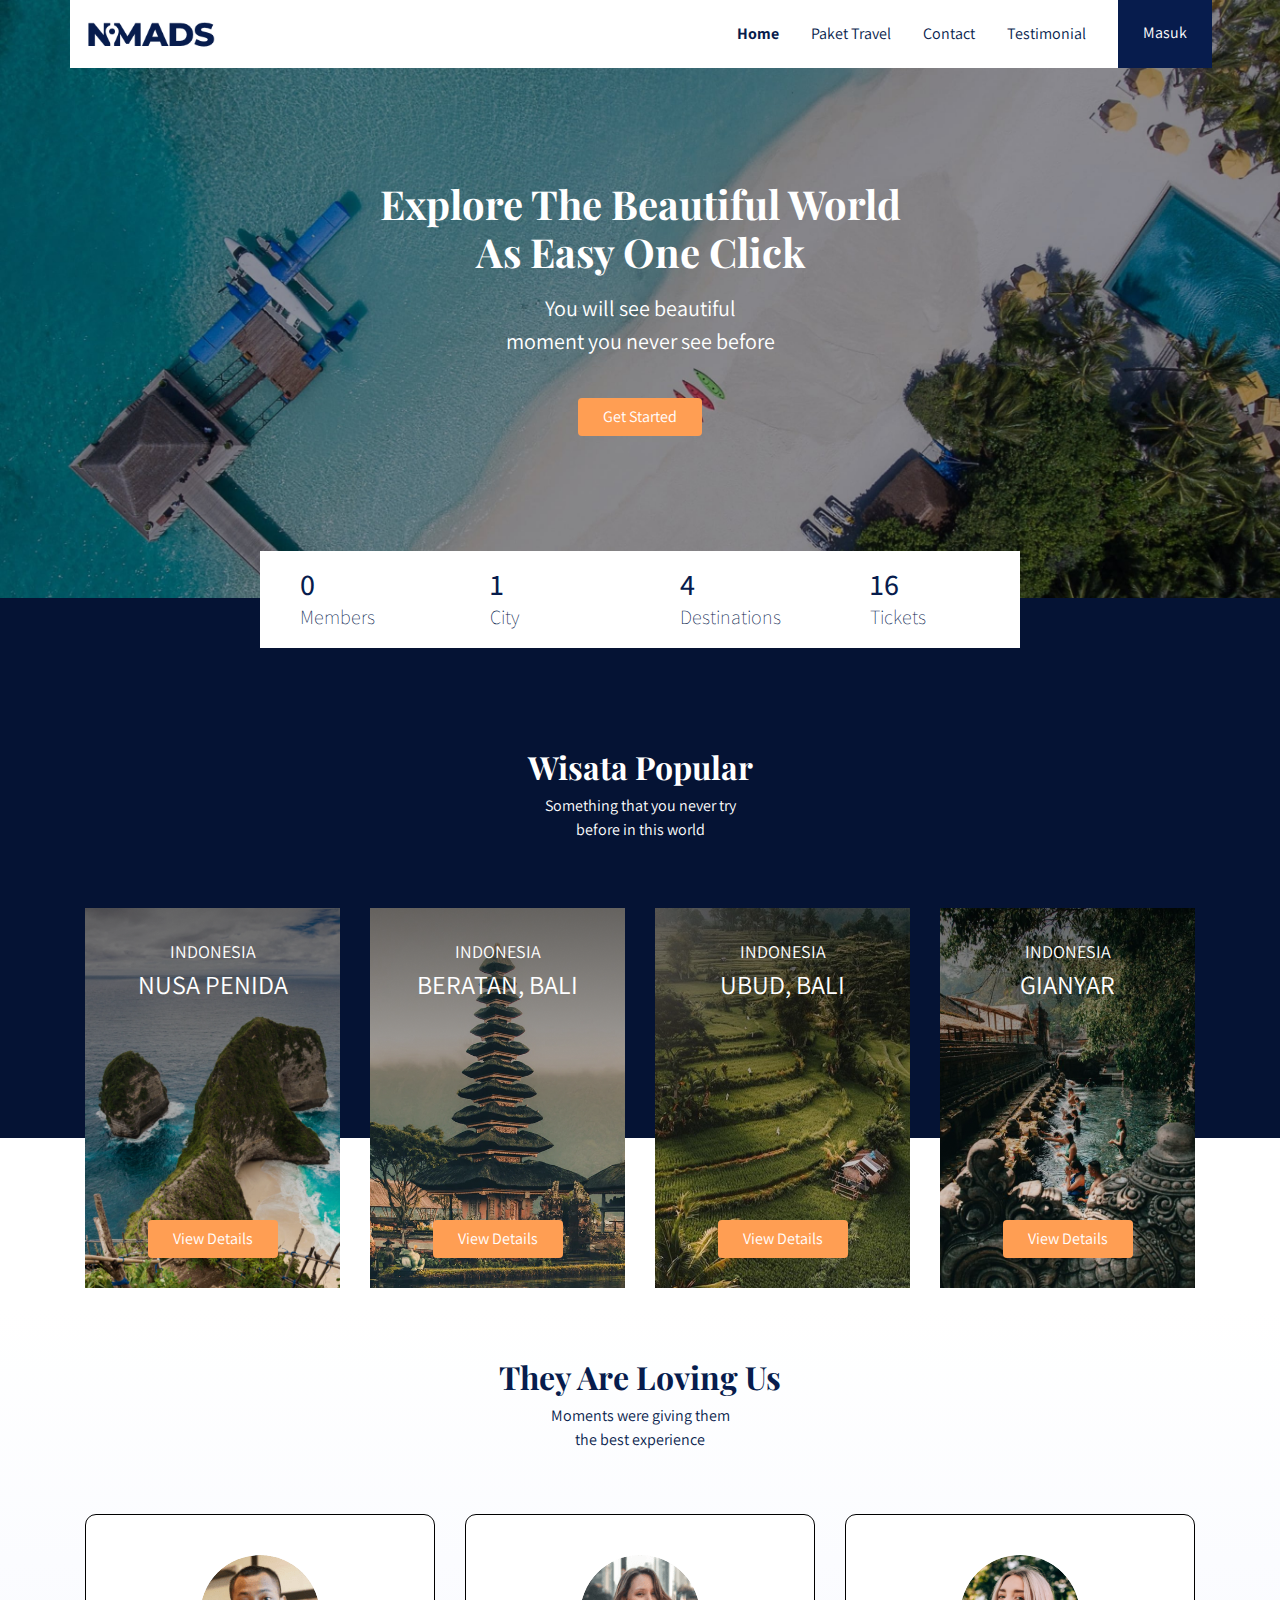
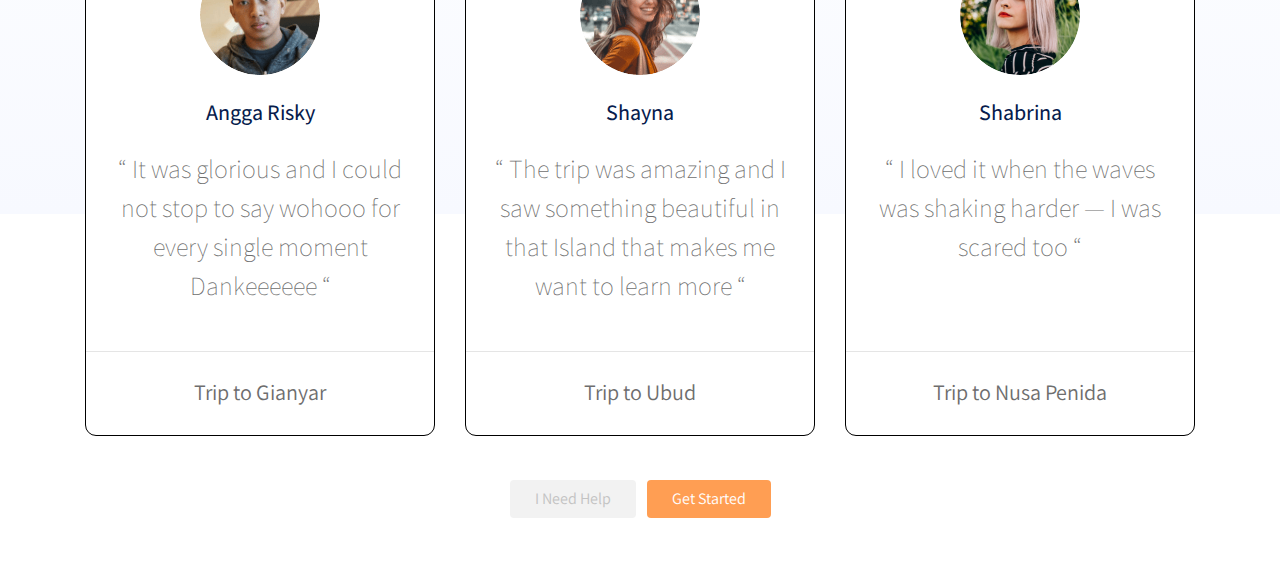
<file: public/index.html>
<!DOCTYPE html>
<html lang="en">
  <head>
    <meta charset="UTF-8" />
    <meta name="viewport" content="width=device-width, initial-scale=1.0" />
    <meta http-equiv="X-UA-Compatible" content="ie=edge" />
    <title>Document</title>
    <link
      rel="stylesheet"
      href="frontend/libraries/bootstrap/css/bootstrap.css"
    />
    <link rel="stylesheet" href="frontend/styles/main.css" />
    <link
      href="https://fonts.googleapis.com/css?family=Assistant:200,400,700&&display=swap"
      rel="stylesheet"
    />
    <link
      href="https://fonts.googleapis.com/css?family=Playfair+Display:400,700&display=swap"
      rel="stylesheet"
    />
  </head>
  <body>
    <!-- Semantic elements -->
    <!-- https://www.w3schools.com/html/html5_semantic_elements.asp -->

    <!-- Bootstrap navbar example -->
    <!-- https://www.w3schools.com/bootstrap4/bootstrap_navbar.asp -->
    <div class="container">
      <nav class="row navbar navbar-expand-lg navbar-light bg-white">
        <a class="navbar-brand" href="#">
          <img src="frontend/images/logo.png" alt="" />
        </a>
        <button
          class="navbar-toggler navbar-toggler-right"
          type="button"
          data-toggle="collapse"
          data-target="#navb"
        >
          <span class="navbar-toggler-icon"></span>
        </button>

        <!-- Menu -->
        <div class="collapse navbar-collapse" id="navb">
          <ul class="navbar-nav ml-auto mr-3">
            <li class="nav-item mx-md-2">
              <a class="nav-link active" href="#">Home</a>
            </li>
            <li class="nav-item mx-md-2">
              <a class="nav-link" href="#popular">Paket Travel</a>
            </li>
            <li class="nav-item mx-md-2">
              <a class="nav-link" href="contact.html">Contact</a>
            </li>
            <li class="nav-item mx-md-2">
              <a class="nav-link" href="#testimonialsHeading">Testimonial</a>
            </li>
          </ul>

          <!-- Mobile button -->
          <form class="form-inline d-sm-block d-md-none">
            <button class="btn btn-login my-2 my-sm-0" id="btn-masuk-mobile">
              Masuk
            </button>
          </form>
          <!-- Desktop Button -->
          <form class="form-inline my-2 my-lg-0 d-none d-md-block">
            <button class="btn btn-login btn-navbar-right my-2 my-sm-0 px-4" id="btn-masuk">
              Masuk
            </button>
          </form>
        </div>
      </nav>
    </div>
    <header class="text-center">
      <h1>
        Explore The Beautiful World
        <br />
        As Easy One Click
      </h1>
      <p class="mt-3">
        You will see beautiful
        <br />
        moment you never see before
      </p>
      <a href="#popular" class="btn btn-get-started px-4 mt-4">
        Get Started
      </a>
    </header>
    <main>
      <div class="container">
        <section class="section-stats row justify-content-center" id="stats">
          <div class="col-3 col-md-2 stats-detail">
            <h2>0</h2>
            <p>Members</p>
          </div>
          <div class="col-3 col-md-2 stats-detail">
            <h2>1</h2>
            <p>City</p>
          </div>
          <div class="col-3 col-md-2 stats-detail">
            <h2>4</h2>
            <p>Destinations</p>
          </div>
          <div class="col-3 col-md-2 stats-detail">
            <h2>16</h2>
            <p>Tickets</p>
          </div>
        </section>
      </div>
      <section class="section-popular" id="popular">
        <div class="container">
          <div class="row">
            <div class="col text-center section-popular-heading">
              <h2>Wisata Popular</h2>
              <p>
                Something that you never try
                <br />
                before in this world
              </p>
            </div>
          </div>
        </div>
      </section>
      <section class="section-popular-content" id="popularContent">
        <div class="container">
          <div class="section-popular-travel row justify-content-center">
            <div class="col-sm-6 col-md-4 col-lg-3">
              <div
                class="card-travel text-center d-flex flex-column"
                style="background-image: url('frontend/images/nusppen.png');"
              >
                <div class="travel-country">INDONESIA</div>
                <div class="travel-location">NUSA PENIDA</div>
                <div class="travel-button mt-auto">
                  <a href="details.html" class="btn btn-travel-details px-4">
                    View Details
                  </a>
                </div>
              </div>
            </div>
            <div class="col-sm-6 col-md-4 col-lg-3">
              <div
                class="card-travel text-center d-flex flex-column"
                style="background-image: url('frontend/images/beratan.png');"
              >
                <div class="travel-country">INDONESIA</div>
                <div class="travel-location">BERATAN, BALI</div>
                <div class="travel-button mt-auto">
                  <a href="details.html" class="btn btn-travel-details px-4">
                    View Details
                  </a>
                </div>
              </div>
            </div>
            <div class="col-sm-6 col-md-4 col-lg-3">
              <div
                class="card-travel text-center d-flex flex-column"
                style="background-image: url('frontend/images/ubud.png');"
              >
                <div class="travel-country">INDONESIA</div>
                <div class="travel-location">UBUD, BALI</div>
                <div class="travel-button mt-auto">
                  <a href="details.html" class="btn btn-travel-details px-4">
                    View Details
                  </a>
                </div>
              </div>
            </div>
            <div class="col-sm-6 col-md-4 col-lg-3">
              <div
                class="card-travel text-center d-flex flex-column"
                style="background-image: url('frontend/images/gianyar.png');"
              >
                <div class="travel-country">INDONESIA</div>
                <div class="travel-location">GIANYAR</div>
                <div class="travel-button mt-auto">
                  <a href="details.html" class="btn btn-travel-details px-4">
                    View Details
                  </a>
                </div>
              </div>
            </div>
          </div>
        </div>
      </section>
      
      <section class="section-testimonials-heading" id="testimonialsHeading">
        <div class="container">
          <div class="row">
            <div class="col text-center">
              <h2>They Are Loving Us</h2>
              <p>
                Moments were giving them
                <br />
                the best experience
              </p>
            </div>
          </div>
        </div>
      </section>
      <section class="section-testimonials-content" id="testimonialsContent">
        <div class="container">
          <div
            class="section-popular-travel row justify-content-center match-height"
          >
            <div class="col-sm-6 col-md-6 col-lg-4">
              <div class="card card-testimonial text-center">
                <div class="testimonial-content">
                  <img
                    src="frontend/images/avatar-1.png"
                    alt=""
                    class="mb-4 rounded-circle"
                  />
                  <h3 class="mb-4">Angga Risky</h3>
                  <p class="testimonials">
                    “ It was glorious and I could not stop to say wohooo for
                    every single moment Dankeeeeee “
                  </p>
                </div>
                <hr />
                <p class="trip-to mt-2">Trip to Gianyar</p>
              </div>
            </div>
            <div class="col-sm-6 col-md-6 col-lg-4">
              <div class="card card-testimonial text-center">
                <div class="testimonial-content">
                  <img
                    src="frontend/images/avatar-2.png"
                    alt=""
                    class="mb-4 rounded-circle"
                  />
                  <h3 class="mb-4">Shayna</h3>
                  <p class="testimonials">
                    “ The trip was amazing and I saw something beautiful in that
                    Island that makes me want to learn more “
                  </p>
                </div>
                <hr />
                <p class="trip-to mt-2">Trip to Ubud</p>
              </div>
            </div>
            <div class="col-sm-6 col-md-6 col-lg-4">
              <div class="card card-testimonial text-center">
                <div class="testimonial-content mb-auto">
                  <img
                    src="frontend/images/avatar-3.png"
                    alt=""
                    class="mb-4 rounded-circle"
                  />
                  <h3 class="mb-4">Shabrina</h3>
                  <p class="testimonials">
                    “ I loved it when the waves was shaking harder — I was
                    scared too “
                  </p>
                </div>
                <hr />
                <p class="trip-to mt-2">Trip to Nusa Penida</p>
              </div>
            </div>
          </div>
          <div class="row">
            <div class="col-12 text-center">
              <a href="contact.html" class="btn btn-need-help px-4 mt-4 mx-1">
                I Need Help
              </a>
              <a href="#popular" class="btn btn-get-started px-4 mt-4 mx-1">
                Get Started
              </a>
            </div>
          </div>
        </div>
      </section>
    </main>
    
    <script src="frontend/libraries/retina/retina.js"></script>
    <script src="frontend/libraries/jquery/jquery-3.4.1.min.js"></script>
    <script src="frontend/libraries/bootstrap/js/bootstrap.js"></script>
    <script src="frontend/scripts/main.js"></script>
  </body>
</html>
</file>
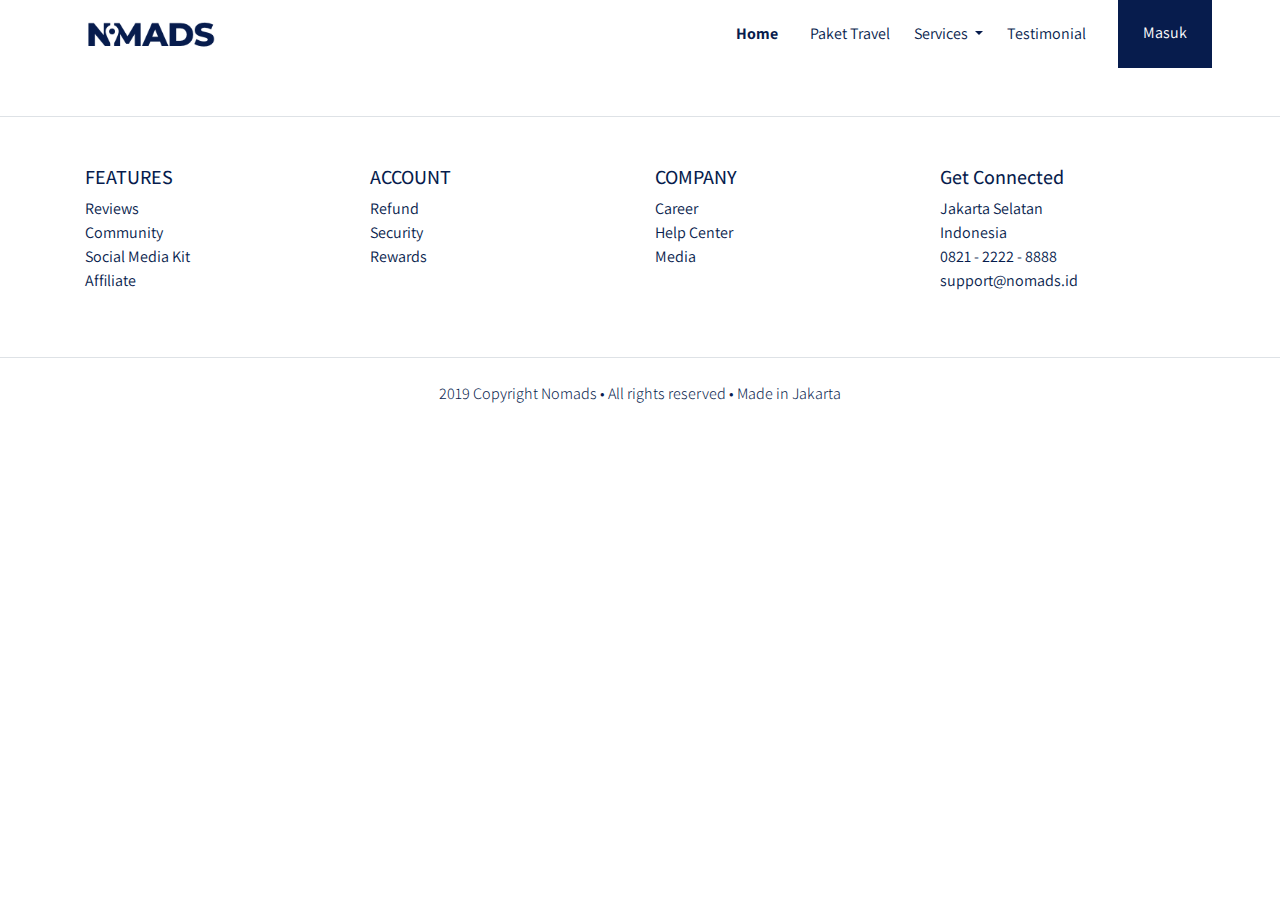
<file: public/details.html>
<!DOCTYPE html>
<html lang="en">
  <head>
    <meta charset="UTF-8" />
    <meta name="viewport" content="width=device-width, initial-scale=1.0" />
    <meta http-equiv="X-UA-Compatible" content="ie=edge" />
    <title>Details</title>
    <link
      rel="stylesheet"
      href="frontend/libraries/bootstrap/css/bootstrap.css"
    />
    <link rel="stylesheet" href="frontend/styles/main.css" />
    <link
      href="https://fonts.googleapis.com/css?family=Assistant:200,400,700&&display=swap"
      rel="stylesheet"
    />
    <link
      href="https://fonts.googleapis.com/css?family=Playfair+Display:400,700&display=swap"
      rel="stylesheet"
    />
    <link rel="stylesheet" href="frontend/libraries/xzoom/dist/xzoom.css" />
  </head>
  <body>
    <!-- Semantic elements -->
    <!-- https://www.w3schools.com/html/html5_semantic_elements.asp -->

    <!-- Bootstrap navbar example -->
    <!-- https://www.w3schools.com/bootstrap4/bootstrap_navbar.asp -->
    <div class="container">
      <nav class="row navbar navbar-expand-lg navbar-light bg-white">
        <a class="navbar-brand" href="index.html">
          <img src="frontend/images/logo.png" alt="" />
        </a>
        <button
          class="navbar-toggler navbar-toggler-right"
          type="button"
          data-toggle="collapse"
          data-target="#navb"
        >
          <span class="navbar-toggler-icon"></span>
        </button>

        <!-- Menu -->
        <div class="collapse navbar-collapse" id="navb">
          <ul class="navbar-nav ml-auto mr-3">
            <li class="nav-item mx-md-2">
              <a class="nav-link active" href="index.html">Home</a>
            </li>
            <li class="nav-item mx-md-2">
              <a class="nav-link" href="#">Paket Travel</a>
            </li>
            <li class="nav-item dropdown">
              <a
                class="nav-link dropdown-toggle"
                href="#"
                id="navbardrop"
                data-toggle="dropdown"
              >
                Services
              </a>
              <div class="dropdown-menu">
                <a class="dropdown-item" href="#">Link 1</a>
                <a class="dropdown-item" href="#">Link 2</a>
                <a class="dropdown-item" href="#">Link 3</a>
              </div>
            </li>
            <li class="nav-item mx-md-2">
              <a class="nav-link" href="#">Testimonial</a>
            </li>
          </ul>

          <!-- Mobile button -->
          <form class="form-inline d-sm-block d-md-none">
            <button class="btn btn-login my-2 my-sm-0">
              Masuk
            </button>
          </form>
          <!-- Desktop Button -->
          <form class="form-inline my-2 my-lg-0 d-none d-md-block">
            <button class="btn btn-login btn-navbar-right my-2 my-sm-0 px-4">
              Masuk
            </button>
          </form>
        </div>
      </nav>
    </div>

    <footer class="section-footer mt-5 mb-4 border-top">
      <div class="container pt-5 pb-5">
        <div class="row justify-content-center">
          <div class="col-12">
            <div class="row">
              <div class="col-12">
                <div class="row">
                  <div class="col-12 col-lg-3">
                    <h5>FEATURES</h5>
                    <ul class="list-unstyled">
                      <li>
                        <a href="#">Reviews</a>
                      </li>
                      <li>
                        <a href="#">Community</a>
                      </li>
                      <li>
                        <a href="#">Social Media Kit</a>
                      </li>
                      <li>
                        <a href="#">Affiliate</a>
                      </li>
                    </ul>
                  </div>
                  <div class="col-12 col-lg-3">
                    <h5>ACCOUNT</h5>
                    <ul class="list-unstyled">
                      <li><a href="#">Refund</a></li>
                      <li><a href="#">Security</a></li>
                      <li><a href="#">Rewards</a></li>
                    </ul>
                  </div>
                  <div class="col-12 col-lg-3">
                    <h5>COMPANY</h5>
                    <ul class="list-unstyled">
                      <li><a href="#">Career</a></li>
                      <li><a href="#">Help Center</a></li>
                      <li><a href="#">Media</a></li>
                    </ul>
                  </div>
                  <div class="col-12 col-lg-3">
                    <h5>Get Connected</h5>
                    <ul class="list-unstyled">
                      <li>Jakarta Selatan</li>
                      <li>Indonesia</li>
                      <li>0821 - 2222 - 8888</li>
                      <li>support@nomads.id</li>
                    </ul>
                  </div>
                </div>
              </div>
            </div>
          </div>
        </div>
      </div>
      <div class="container-fluid">
        <div
          class="row border-top justify-content-center align-items-center pt-4"
        >
          <div class="col-auto text-gray-500 font-weight-light">
            2019 Copyright Nomads • All rights reserved • Made in Jakarta
          </div>
        </div>
      </div>
    </footer>
    <script src="frontend/libraries/retina/retina.js"></script>
    <script src="frontend/libraries/jquery/jquery-3.4.1.min.js"></script>
    <script src="frontend/libraries/bootstrap/js/bootstrap.js"></script>
    <script src="frontend/libraries/xzoom/dist/xzoom.min.js"></script>
    <script>
      $(document).ready(function() {
        $('.xzoom, .xzoom-gallery').xzoom({
          zoomWidth: 500,
          title: false,
          tint: '#333',
          Xoffset: 15
        });
      });
    </script>
  </body>
</html>
</file>
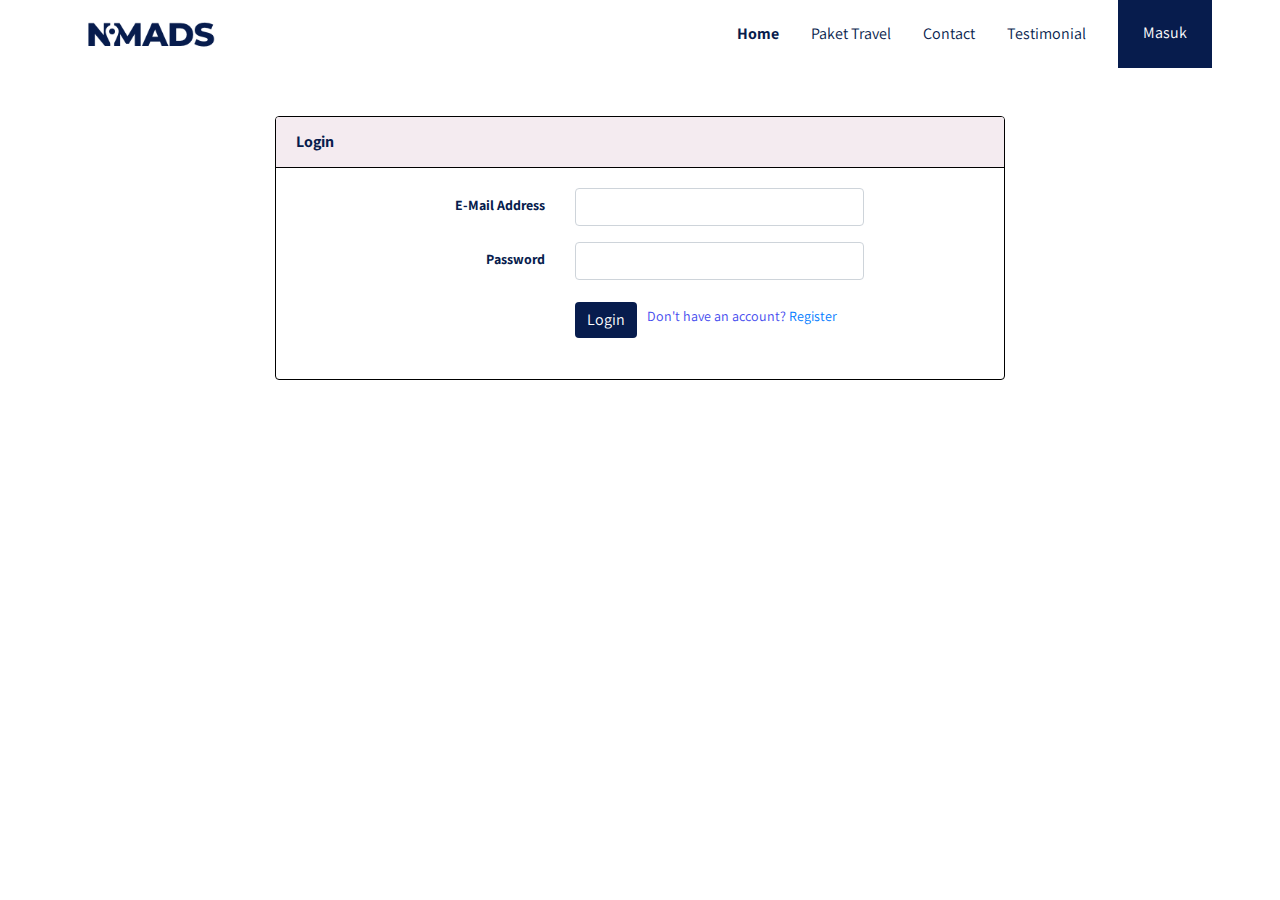
<file: public/login.html>
<!DOCTYPE html>
<html lang="en">
  <head>
    <meta charset="UTF-8" />
    <meta name="viewport" content="width=device-width, initial-scale=1.0" />
    <meta http-equiv="X-UA-Compatible" content="ie=edge" />
    <title>Login</title>
    <link
      rel="stylesheet"
      href="frontend/libraries/bootstrap/css/bootstrap.css"
    />
    <link rel="stylesheet" href="frontend/styles/main.css" />
    <link
      href="https://fonts.googleapis.com/css?family=Assistant:200,400,700&&display=swap"
      rel="stylesheet"
    />
    <link
      href="https://fonts.googleapis.com/css?family=Playfair+Display:400,700&display=swap"
      rel="stylesheet"
    />
  </head>
  <body>
    <!-- Semantic elements -->
    <!-- https://www.w3schools.com/html/html5_semantic_elements.asp -->

    <!-- Bootstrap navbar example -->
    <!-- https://www.w3schools.com/bootstrap4/bootstrap_navbar.asp -->
    <div class="container">
      <nav class="row navbar navbar-expand-lg navbar-light bg-white">
        <a class="navbar-brand" href="#">
          <img src="frontend/images/logo.png" alt="" />
        </a>
        <button
          class="navbar-toggler navbar-toggler-right"
          type="button"
          data-toggle="collapse"
          data-target="#navb"
        >
          <span class="navbar-toggler-icon"></span>
        </button>

        <!-- Menu -->
        <!-- Menu -->
        <div class="collapse navbar-collapse" id="navb">
          <ul class="navbar-nav ml-auto mr-3">
            <li class="nav-item mx-md-2">
              <a class="nav-link active" href="index.html">Home</a>
            </li>
            <li class="nav-item mx-md-2">
              <a class="nav-link" href="index.html">Paket Travel</a>
            </li>
            <li class="nav-item mx-md-2">
              <a class="nav-link" href="contact.html">Contact</a>
            </li>
            <li class="nav-item mx-md-2">
              <a class="nav-link" href="index.html">Testimonial</a>
            </li>
          </ul>

          <!-- Mobile button -->
          <form class="form-inline d-sm-block d-md-none">
            <button class="btn btn-login my-2 my-sm-0" id="btn-masuk-mobile">
              Masuk
            </button>
          </form>
          <!-- Desktop Button -->
          <form class="form-inline my-2 my-lg-0 d-none d-md-block">
            <button class="btn btn-login btn-navbar-right my-2 my-sm-0 px-4" id="btn-masuk">
              Masuk
            </button>
          </form>
        </div>
      </nav>
    </div>

    <main>
      <div class="container my-5">
        <section class="section-register row justify-content-center mt-5" >
            <div class="col-md-8">
                <div class="card">
                    <div class="card-header">
                        <h4>Login</h4>
                    </div>
                    <div class="card-body">
                        <div class="row">
                            <div class="col-md-8 mx-auto">
                                <form action="" class="login">
                                    <div class="mb-3 row">
                                        <label for="" class="col-sm-4 col-form-label pull-right">E-Mail Address</label>
                                        <div class="col-sm-8">
                                            <input type="email" class="form-control">
                                        </div>
                                    </div>
                                    <div class="mb-3 row">
                                        <label for="" class="col-sm-4 col-form-label pull-right">Password</label>
                                        <div class="col-sm-8">
                                            <input type="text" class="form-control">
                                        </div>
                                    </div>
                                    <div class="mb-3 row">
                                        <div class="col-sm-4"></div>
                                        <div class="col-sm-8 button-wrapper">
                                          <a href="index.html" class="btn btn-primary">
                                            Login
                                          </a>
                                            <p>Don't have an account? <a href="register.html">Register</a></p>
                                        </div>
                                    </div>
                                </form>
                            </div>
                        </div>
                    </div>
                </div>
            </div>
        </section>
      </div>
      
    </main>
    
    <script src="frontend/libraries/retina/retina.js"></script>
    <script src="frontend/libraries/jquery/jquery-3.4.1.min.js"></script>
    <script src="frontend/libraries/bootstrap/js/bootstrap.js"></script>
  </body>
</html>
</file>
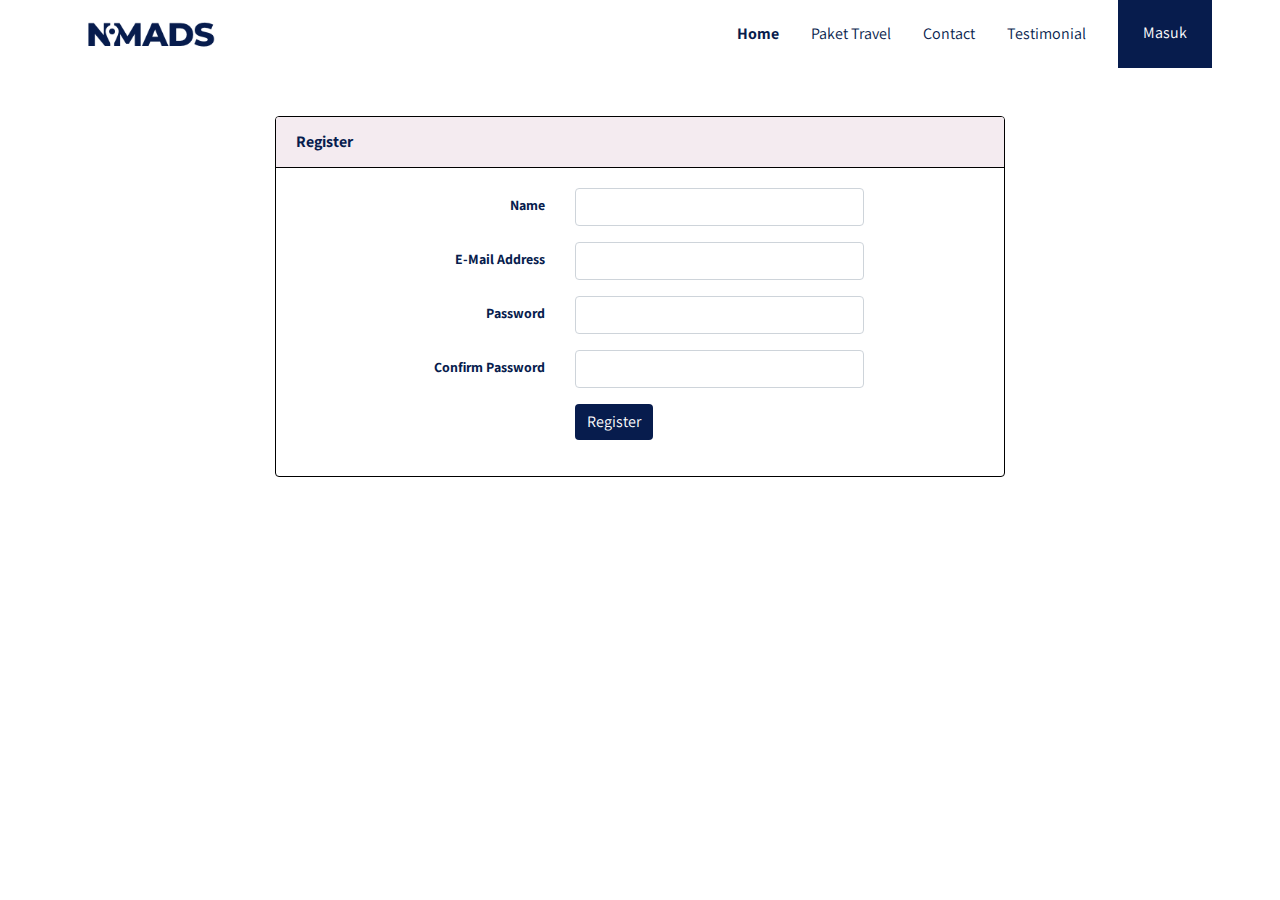
<file: public/register.html>
<!DOCTYPE html>
<html lang="en">
  <head>
    <meta charset="UTF-8" />
    <meta name="viewport" content="width=device-width, initial-scale=1.0" />
    <meta http-equiv="X-UA-Compatible" content="ie=edge" />
    <title>Register</title>
    <link
      rel="stylesheet"
      href="frontend/libraries/bootstrap/css/bootstrap.css"
    />
    <link rel="stylesheet" href="frontend/styles/main.css" />
    <link
      href="https://fonts.googleapis.com/css?family=Assistant:200,400,700&&display=swap"
      rel="stylesheet"
    />
    <link
      href="https://fonts.googleapis.com/css?family=Playfair+Display:400,700&display=swap"
      rel="stylesheet"
    />
  </head>
  <body>
    <!-- Semantic elements -->
    <!-- https://www.w3schools.com/html/html5_semantic_elements.asp -->

    <!-- Bootstrap navbar example -->
    <!-- https://www.w3schools.com/bootstrap4/bootstrap_navbar.asp -->
    <div class="container">
      <nav class="row navbar navbar-expand-lg navbar-light bg-white">
        <a class="navbar-brand" href="#">
          <img src="frontend/images/logo.png" alt="" />
        </a>
        <button
          class="navbar-toggler navbar-toggler-right"
          type="button"
          data-toggle="collapse"
          data-target="#navb"
        >
          <span class="navbar-toggler-icon"></span>
        </button>

       <!-- Menu -->
       <div class="collapse navbar-collapse" id="navb">
        <ul class="navbar-nav ml-auto mr-3">
          <li class="nav-item mx-md-2">
            <a class="nav-link active" href="index.html">Home</a>
          </li>
          <li class="nav-item mx-md-2">
            <a class="nav-link" href="index.html">Paket Travel</a>
          </li>
          <li class="nav-item mx-md-2">
            <a class="nav-link" href="contact.html">Contact</a>
          </li>
          <li class="nav-item mx-md-2">
            <a class="nav-link" href="index.html">Testimonial</a>
          </li>
        </ul>

          <!-- Mobile button -->
          <form class="form-inline d-sm-block d-md-none">
            <button class="btn btn-login my-2 my-sm-0" id="btn-masuk-mobile">
              Masuk
            </button>
          </form>
          <!-- Desktop Button -->
          <form class="form-inline my-2 my-lg-0 d-none d-md-block">
            <button class="btn btn-login btn-navbar-right my-2 my-sm-0 px-4" id="btn-masuk">
              Masuk
            </button>
          </form>
        </div>
      </nav>
    </div>

    <main>
      <div class="container my-5">
        <section class="section-register row justify-content-center mt-5" >
            <div class="col-md-8">
                <div class="card">
                    <div class="card-header">
                        <h4>Register</h4>
                    </div>
                    <div class="card-body">
                        <div class="row">
                            <div class="col-md-8 mx-auto">
                                <form action="" class="register">
                                    <div class="mb-3 row">
                                        <label for="" class="col-sm-4 col-form-label pull-right">Name</label>
                                        <div class="col-sm-8">
                                            <input type="text" class="form-control">
                                        </div>
                                    </div>
                                    <div class="mb-3 row">
                                        <label for="" class="col-sm-4 col-form-label pull-right">E-Mail Address</label>
                                        <div class="col-sm-8">
                                            <input type="email" class="form-control">
                                        </div>
                                    </div>
                                    <div class="mb-3 row">
                                        <label for="" class="col-sm-4 col-form-label pull-right">Password</label>
                                        <div class="col-sm-8">
                                            <input type="password" class="form-control">
                                        </div>
                                    </div>
                                    <div class="mb-3 row">
                                        <label for="" class="col-sm-4 col-form-label pull-right">Confirm Password</label>
                                        <div class="col-sm-8">
                                            <input type="password" class="form-control">
                                        </div>
                                    </div>
                                    <div class="mb-3 row">
                                        <div class="col-sm-4"></div>
                                        <div class="col-sm-8">
                                          <a href="index.html" class="btn btn-primary">
                                            Register
                                          </a>
                                        </div>
                                    </div>
                                </form>
                            </div>
                        </div>
                    </div>
                </div>
            </div>
        </section>
      </div>
      
    </main>
    
    <script src="frontend/libraries/retina/retina.js"></script>
    <script src="frontend/libraries/jquery/jquery-3.4.1.min.js"></script>
    <script src="frontend/libraries/bootstrap/js/bootstrap.js"></script>
  </body>
</html>
</file>
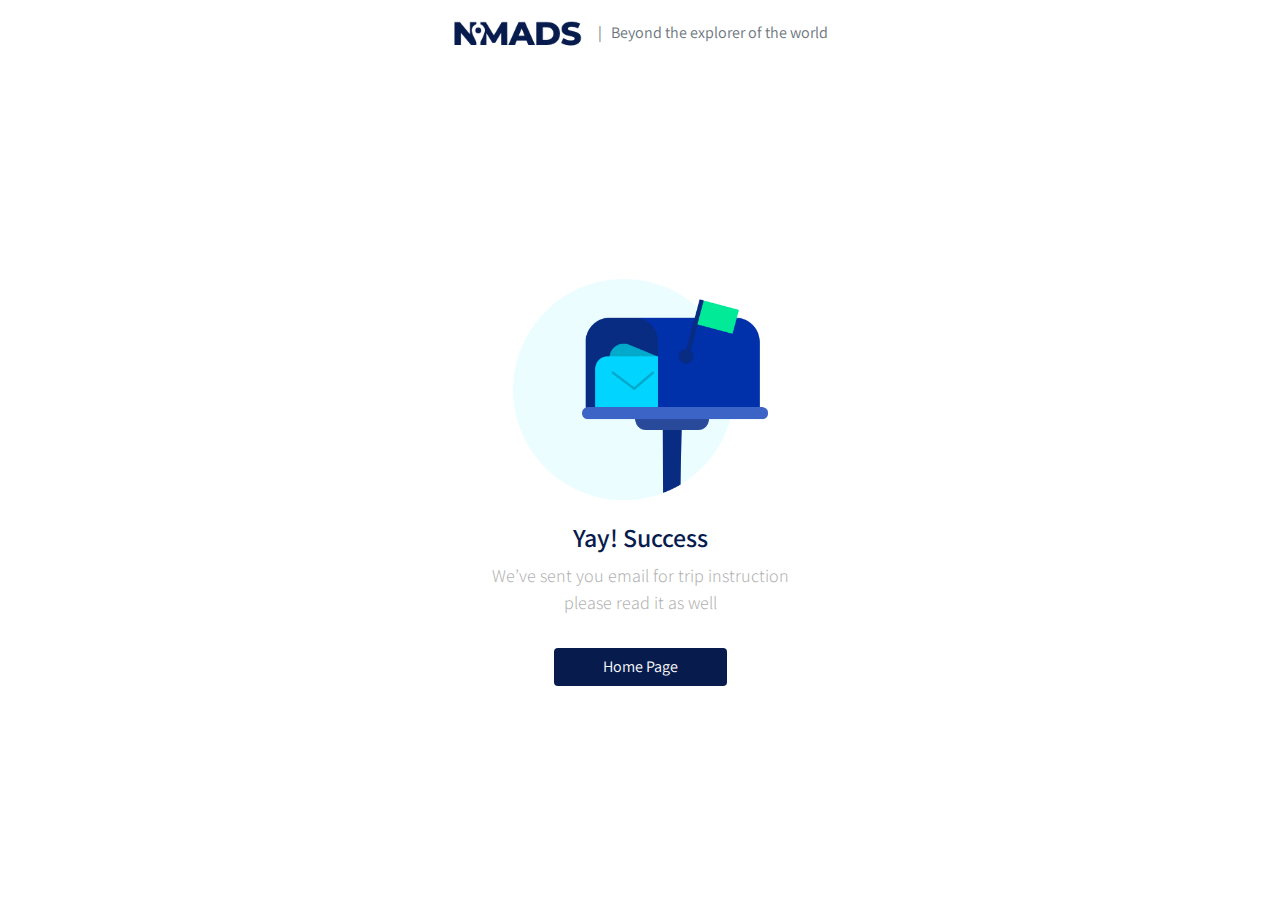
<file: public/success.html>
<!DOCTYPE html>
<html lang="en">
  <head>
    <meta charset="UTF-8" />
    <meta name="viewport" content="width=device-width, initial-scale=1.0" />
    <meta http-equiv="X-UA-Compatible" content="ie=edge" />
    <title>Details</title>
    <link
      rel="stylesheet"
      href="frontend/libraries/bootstrap/css/bootstrap.css"
    />
    <link rel="stylesheet" href="frontend/styles/main.css" />
    <link
      href="https://fonts.googleapis.com/css?family=Assistant:200,400,700&&display=swap"
      rel="stylesheet"
    />
    <link
      href="https://fonts.googleapis.com/css?family=Playfair+Display:400,700&display=swap"
      rel="stylesheet"
    />
    <link rel="stylesheet" href="frontend/libraries/xzoom/dist/xzoom.css" />
    <link rel="stylesheet" href="frontend/libraries/gijgo/css/gijgo.min.css" />
  </head>
  <body>
    <!-- Semantic elements -->
    <!-- https://www.w3schools.com/html/html5_semantic_elements.asp -->

    <!-- Bootstrap navbar example -->
    <!-- https://www.w3schools.com/bootstrap4/bootstrap_navbar.asp -->
    <div class="container">
      <nav class="row navbar navbar-expand-lg navbar-light bg-white">
        <div class="navbar-nav ml-auto mr-auto mr-sm-auto mr-lg-0 mr-md-auto">
          <a class="navbar-brand" href="index.html">
            <img src="frontend/images/logo.png" alt="" />
          </a>
        </div>
        <ul class="navbar-nav mr-auto d-none d-lg-block">
          <li>
            <span class="text-muted"
              >| &nbsp; Beyond the explorer of the world</span
            >
          </li>
        </ul>
      </nav>
    </div>
    <main>
      <div class="section-success d-flex align-items-center">
        <div class="col text-center">
          <img src="frontend/images/ic_mail.png" alt="" />
          <h1>Yay! Success</h1>
          <p>
            We’ve sent you email for trip instruction <br />
            please read it as well
          </p>
          <a href="index.html" class="btn btn-home-page mt-3 px-5">
            Home Page
          </a>
        </div>
      </div>
    </main>
    <script src="frontend/libraries/retina/retina.js"></script>
    <script src="frontend/libraries/jquery/jquery-3.4.1.min.js"></script>
    <script src="frontend/libraries/bootstrap/js/bootstrap.js"></script>
    <script src="frontend/libraries/xzoom/dist/xzoom.min.js"></script>
    <script src="frontend/libraries/gijgo/js/gijgo.min.js"></script>
    <script>
      $(document).ready(function() {
        $('.xzoom, .xzoom-gallery').xzoom({
          zoomWidth: 500,
          title: false,
          tint: '#333',
          Xoffset: 15
        });

        $('.datepicker').datepicker({
          uiLibrary: 'bootstrap4',
          icons: {
            rightIcon: '<img src="frontend/images/ic_doe.png" alt="" />'
          }
        });
      });
    </script>
  </body>
</html>
</file>
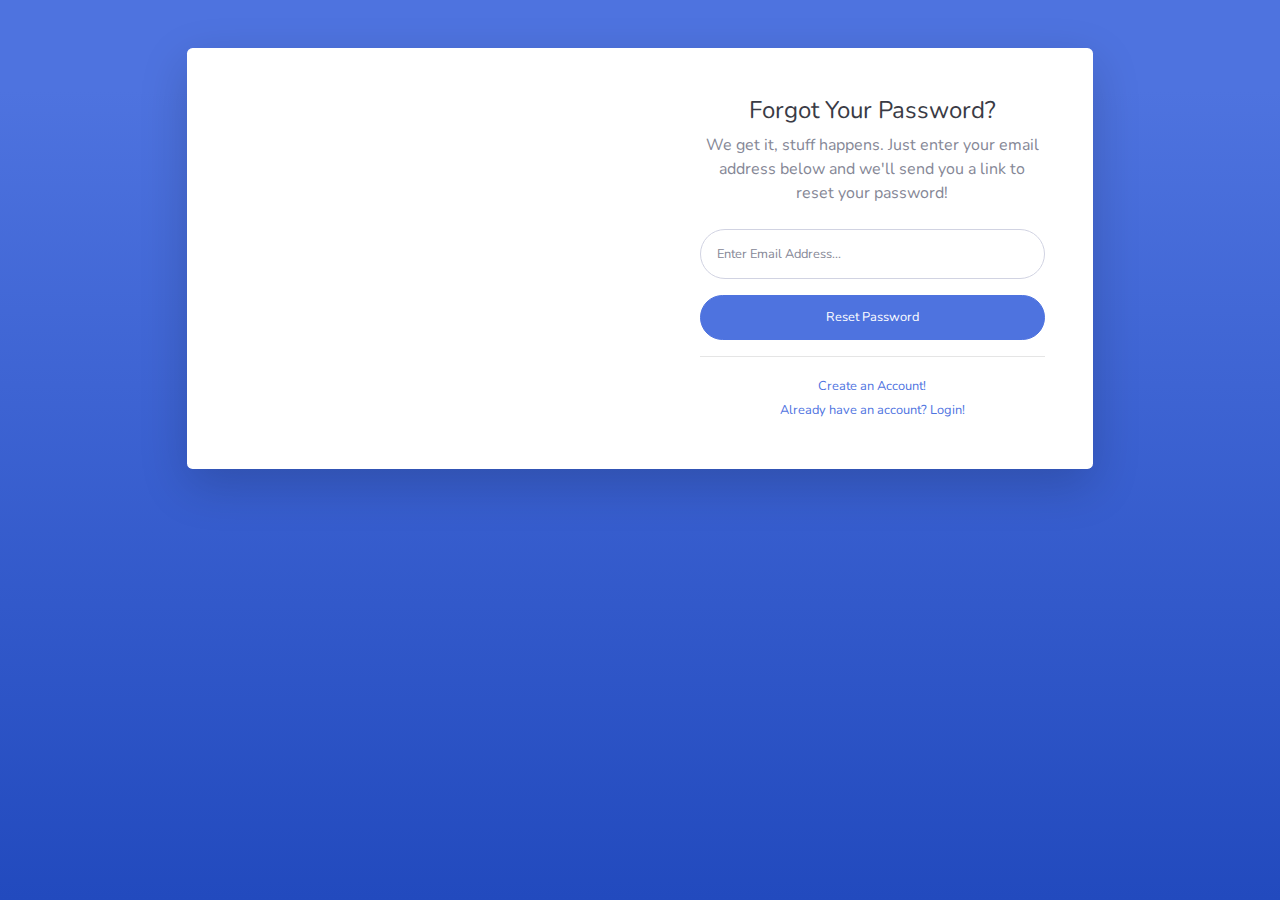
<file: public/backend/forgot-password.html>
<!DOCTYPE html>
<html lang="en">

<head>

    <meta charset="utf-8">
    <meta http-equiv="X-UA-Compatible" content="IE=edge">
    <meta name="viewport" content="width=device-width, initial-scale=1, shrink-to-fit=no">
    <meta name="description" content="">
    <meta name="author" content="">

    <title>SB Admin 2 - Forgot Password</title>

    <!-- Custom fonts for this template-->
    <link href="vendor/fontawesome-free/css/all.min.css" rel="stylesheet" type="text/css">
    <link
        href="https://fonts.googleapis.com/css?family=Nunito:200,200i,300,300i,400,400i,600,600i,700,700i,800,800i,900,900i"
        rel="stylesheet">

    <!-- Custom styles for this template-->
    <link href="css/sb-admin-2.min.css" rel="stylesheet">

</head>

<body class="bg-gradient-primary">

    <div class="container">

        <!-- Outer Row -->
        <div class="row justify-content-center">

            <div class="col-xl-10 col-lg-12 col-md-9">

                <div class="card o-hidden border-0 shadow-lg my-5">
                    <div class="card-body p-0">
                        <!-- Nested Row within Card Body -->
                        <div class="row">
                            <div class="col-lg-6 d-none d-lg-block bg-password-image"></div>
                            <div class="col-lg-6">
                                <div class="p-5">
                                    <div class="text-center">
                                        <h1 class="h4 text-gray-900 mb-2">Forgot Your Password?</h1>
                                        <p class="mb-4">We get it, stuff happens. Just enter your email address below
                                            and we'll send you a link to reset your password!</p>
                                    </div>
                                    <form class="user">
                                        <div class="form-group">
                                            <input type="email" class="form-control form-control-user"
                                                id="exampleInputEmail" aria-describedby="emailHelp"
                                                placeholder="Enter Email Address...">
                                        </div>
                                        <a href="login.html" class="btn btn-primary btn-user btn-block">
                                            Reset Password
                                        </a>
                                    </form>
                                    <hr>
                                    <div class="text-center">
                                        <a class="small" href="register.html">Create an Account!</a>
                                    </div>
                                    <div class="text-center">
                                        <a class="small" href="login.html">Already have an account? Login!</a>
                                    </div>
                                </div>
                            </div>
                        </div>
                    </div>
                </div>

            </div>

        </div>

    </div>

    <!-- Bootstrap core JavaScript-->
    <script src="vendor/jquery/jquery.min.js"></script>
    <script src="vendor/bootstrap/js/bootstrap.bundle.min.js"></script>

    <!-- Core plugin JavaScript-->
    <script src="vendor/jquery-easing/jquery.easing.min.js"></script>

    <!-- Custom scripts for all pages-->
    <script src="js/sb-admin-2.min.js"></script>

</body>

</html>
</file>
<file: public/frontend/styles/main.css>
body {
  background-color: #fff;
  font-family: "Assistant", sans-serif;
  color: #071C4D;
}

.navbar-brand img {
  max-height: 40px;
}

.btn-navbar-right {
  margin-top: -10px !important;
  margin-bottom: -8px !important;
  margin-right: -18px !important;
  height: 70px;
  border-radius: 0;
}

.navbar-light .navbar-nav .nav-link {
  color: #071C4D;
}
.navbar-light .navbar-nav .nav-link.active {
  font-weight: bold;
  color: #071C4D !important;
}

.btn-login {
  background-color: #071C4D;
  color: #fff;
}
.btn-login:hover {
  color: #fff;
}

header {
  margin-top: -68px;
  padding: 180px 0 165px;
  background-image: url("../images/header-background@2x.jpg");
  background-size: cover;
}
header h1,
header p {
  color: #fff;
}
header h1 {
  font-family: "Playfair Display", serif;
  font-weight: bold;
}
header p {
  font-size: 22px;
}
header .btn-get-started {
  background-color: #FF9E53;
  color: #fff;
}
header .btn-get-started:hover {
  color: #fff;
}

.section-stats {
  margin-top: -50px;
}
.section-stats .stats-detail {
  padding-top: 15px;
  background: #fff;
  padding-left: 40px;
}
.section-stats h2 {
  font-size: 30px;
  margin-bottom: 0;
}
.section-stats p {
  font-size: 20px;
  font-weight: lighter;
}

.section-popular {
  min-height: 540px;
  background: #051334;
  margin-top: -50px;
  margin-bottom: -230px;
}
.section-popular .section-popular-heading {
  margin-top: 150px;
}
.section-popular .section-popular-heading h2,
.section-popular .section-popular-heading p {
  color: #fff;
}
.section-popular .section-popular-heading h2 {
  font-family: "Playfair Display", serif;
  font-weight: bold;
}

.section-popular-content .section-popular-travel .card-travel {
  min-height: 380px;
  background: #fff;
  color: #fff;
  padding: 30px;
  background-size: cover;
  margin-bottom: 20px;
}
.section-popular-content .section-popular-travel .card-travel .travel-country {
  font-size: 18px;
  color: #fff;
}
.section-popular-content .section-popular-travel .card-travel .travel-location {
  font-size: 26px;
  color: #fff;
}
.section-popular-content .section-popular-travel .card-travel .travel-button .btn-travel-details {
  background-color: #FF9E53;
  color: #fff;
}
.section-popular-content .section-popular-travel .card-travel .travel-button .btn-travel-details:hover {
  color: #fff;
}

.section-networks {
  background-color: #fff;
  margin-top: -170px;
  padding-top: 240px;
  padding-bottom: 50px;
}
.section-networks h2 {
  font-family: "Playfair Display", serif;
  font-weight: bold;
}
.section-networks img {
  max-width: 100%;
}

.section-testimonials-heading {
  background: linear-gradient(#fff 0%, #f7f9ff 100%);
  padding-top: 50px;
  min-height: 506px;
}
.section-testimonials-heading h2 {
  font-family: "Playfair Display", serif;
  font-weight: bold;
}

.section-testimonials-content {
  margin-top: -300px;
  padding-bottom: 50px;
}
.section-testimonials-content .card-testimonial {
  padding: 40px 20px 10px;
  border-radius: 11px;
  margin-bottom: 20px;
}
.section-testimonials-content .card-testimonial .testimonial-content {
  min-height: 380px;
}
.section-testimonials-content .card-testimonial h3 {
  font-size: 22px;
}
.section-testimonials-content .card-testimonial .testimonials {
  font-size: 26px;
  text-align: center;
  color: #6e6e6e;
  font-weight: 200;
}
.section-testimonials-content .card-testimonial .trip-to {
  font-weight: normal;
  font-size: 22px;
  color: #6e6e6e;
}
.section-testimonials-content .card-testimonial hr {
  margin-left: -20px;
  margin-right: -20px;
}
.section-testimonials-content .btn-get-started {
  background-color: #FF9E53;
  color: #fff;
}
.section-testimonials-content .btn-get-started:hover {
  color: #fff;
}
.section-testimonials-content .btn-need-help {
  background-color: #F2F2F2;
  color: #C3C3C3;
}
.section-testimonials-content .btn-need-help:hover {
  color: #C3C3C3;
}

.section-footer a {
  color: #071c4d;
}

.section-details-header {
  min-height: 310px;
  background: #e4e6eb;
  margin-top: -68px;
}

.section-details-content {
  margin-top: -210px;
  min-height: 100vh;
}
.section-details-content .breadcrumb {
  background-color: transparent;
  padding: 0;
  margin-bottom: 30px;
}
.section-details-content .breadcrumb-item.active {
  font-weight: bold;
  color: #071C4D;
}
.section-details-content .card-details {
  padding: 30px;
  border-radius: 11px;
}
.section-details-content .card-details .trip-informations th {
  font-weight: 300;
  font-size: 18px;
  color: #071c4d;
}
.section-details-content .card-details .trip-informations td {
  font-weight: 300;
  font-size: 18px;
  color: #b1b1b1;
}
.section-details-content .card-details .trip-informations .text-blue {
  color: #071C4D;
  font-weight: bold;
}
.section-details-content .card-details .trip-informations .text-orange {
  color: #FF9E53;
  font-weight: bold;
}
.section-details-content .card-details h1 {
  font-size: 26px;
}
.section-details-content .card-details h2 {
  font-size: 20px;
}
.section-details-content .card-details p {
  font-size: 18px;
  color: #b1b1b1;
}
.section-details-content .card-details .payment-instructions {
  font-weight: 300;
  font-size: 14px;
  color: #b1b1b1;
}
.section-details-content .card-details .disclaimer {
  font-weight: 300;
  font-size: 14px;
  color: #b1b1b1;
}
.section-details-content .card-right {
  border-bottom-left-radius: 0;
  border-bottom-right-radius: 0;
  border-bottom: none;
}
.section-details-content .gallery .xzoom-container {
  display: block;
}
.section-details-content .gallery .xzoom-container .xzoom {
  width: 100%;
  box-shadow: none;
  margin-bottom: 10px;
}
.section-details-content .gallery .xzoom-container .xactive {
  border: 2px solid #1abc9c;
  box-shadow: none;
}
.section-details-content .features {
  margin-top: 20px;
}
.section-details-content .features h3 {
  font-size: 18px;
  color: #071c4d;
  margin-bottom: 0;
}
.section-details-content .features p {
  margin-bottom: 0;
}
.section-details-content .features .description {
  margin-left: 10px;
  overflow: hidden;
  float: left;
}
.section-details-content .features .features-image {
  width: 45px;
  height: 45px;
  float: left;
}
.section-details-content .join-container {
  margin-top: -16px;
}
.section-details-content .btn-join-now {
  background-color: #FF9E53;
  color: #fff;
  border-radius: 0;
}
.section-details-content .btn-join-now:hover {
  color: #fff;
}
.section-details-content .bank .bank-item h3 {
  font-size: 18px;
  color: #071c4d;
  margin-bottom: 0;
}
.section-details-content .bank .bank-item p {
  margin-bottom: 0;
}
.section-details-content .bank .bank-item .description {
  margin-left: 10px;
  overflow: hidden;
  float: left;
}
.section-details-content .bank .bank-item .description p {
  font-family: Assistant;
  font-weight: normal;
  font-size: 16px;
  text-align: left;
  color: #071c4d;
}
.section-details-content .bank .bank-item .bank-image {
  width: 45px;
  height: 45px;
  float: left;
}
.section-details-content .btn-add-now {
  background-color: #071C4D;
  color: #fff;
}
.section-details-content .btn-add-now:hover {
  color: #fff;
}
.section-details-content .input-group-text {
  background-color: transparent;
}
.section-details-content h3 {
  font-weight: 400;
  font-size: 14px;
  color: #071c4d;
}
.section-details-content .gj-datepicker .datepicker {
  border-right: 0;
}
.section-details-content .gj-datepicker .input-group-append .btn {
  padding-right: 30px;
}

.section-success {
  height: 90vh;
}
.section-success h1 {
  font-weight: 600;
  font-size: 26px;
  color: #071c4d;
}
.section-success p {
  font-weight: 300;
  font-size: 18px;
  color: #b1b1b1;
}
.section-success .btn-home-page {
  border-radius: 4px;
  background: #071c4d;
  color: #fff;
}
.section-success .btn-home-page:hover {
  color: #fff;
}

.register .pull-right {
  text-align: right;
}
.register label {
  color: #071C4D;
  font-weight: bold;
  font-size: 14px;
}

.card-header h4 {
  color: #071C4D;
  font-weight: bold;
  font-size: 16px;
  line-height: 10px;
  padding-top: 8px;
}

.btn-primary {
  background-color: #071C4D;
  border: none;
}
.btn-primary:hover {
  background-color: #091f53;
}

.login .pull-right {
  text-align: right;
}
.login label {
  color: #071C4D;
  font-weight: bold;
  font-size: 14px;
}

.button-wrapper {
  display: flex;
  justify-content: start;
  align-items: center;
}
.button-wrapper p {
  padding-top: 10px;
  padding-left: 10px;
  color: #444BEE;
  font-size: 14px;
}

.card-header {
  background-color: #F4EBF0;
  border-bottom: 1px solid #000000;
  border-bottom-right-radius: 20px;
  border-bottom-left-radius: 20px;
}

.card {
  border: 1px solid #000000;
}/*# sourceMappingURL=main.css.map */
</file>
<file: public/frontend/libraries/xzoom/dist/xzoom.css>
/* Compatibility styles for frameworks like bootstrap, foundation e.t.c */
.xzoom-source img, .xzoom-preview img, .xzoom-lens img {
  display: block;
  max-width: none;
  max-height: none;
  -webkit-transition: none;
  -moz-transition: none;
  -o-transition: none;
  transition: none;
}
/* --------------- */

/* xZoom Styles below */
.xzoom-container { 
  display: inline-block;
}

.xzoom-thumbs {
  text-align: center;
  margin-bottom: 10px;
}

.xzoom { 
  -webkit-box-shadow: 0px 0px 5px 0px rgba(0,0,0,0.5);
  -moz-box-shadow: 0px 0px 5px 0px rgba(0,0,0,0.5);
  box-shadow: 0px 0px 5px 0px rgba(0,0,0,0.5);  
}
.xzoom2, .xzoom3, .xzoom4, .xzoom5 {
  -webkit-box-shadow: 0px 0px 5px 0px rgba(0,0,0,0.5);
  -moz-box-shadow: 0px 0px 5px 0px rgba(0,0,0,0.5);
  box-shadow: 0px 0px 5px 0px rgba(0,0,0,0.5);
}

/* Thumbs */
.xzoom-gallery, .xzoom-gallery2, .xzoom-gallery3, .xzoom-gallery4, .xzoom-gallery5 {
  border: 1px solid #cecece;
  margin-left: 5px;
  margin-bottom: 10px;
}

.xzoom-source, .xzoom-hidden {
  display: block;
  position: static;
  float: none;
  clear: both;
}

/* Everything out of border is hidden */
.xzoom-hidden {
  overflow: hidden;
}

/* Preview */
.xzoom-preview {
  border: 1px solid #888;
  background: #2f4f4f;
  box-shadow: -0px -0px 10px rgba(0,0,0,0.50);
}

/* Lens */
.xzoom-lens {
  border: 1px solid #555;
  box-shadow: -0px -0px 10px rgba(0,0,0,0.50);
  cursor: crosshair;
}

/* Loading */
.xzoom-loading {
  background-position: center center;
  background-repeat: no-repeat;
  border-radius: 100%;
  opacity: .7;
  background: url(../images/xloading.gif);
  width: 48px;
  height: 48px;
}

/* Additional class that applied to thumb when it is active */
.xactive {
  -webkit-box-shadow: 0px 0px 3px 0px rgba(74,169,210,1);
  -moz-box-shadow: 0px 0px 3px 0px rgba(74,169,210,1);
  box-shadow: 0px 0px 3px 0px rgba(74,169,210,1); 
  border: 1px solid #4aaad2;
}

/* Caption */
.xzoom-caption {
  position: absolute;
  bottom: -43px;
  left: 0;
  background: #000;
  width: 100%;
  text-align: left;
}

.xzoom-caption span {
  color: #fff;
  font-family: Arial, sans-serif;
  display: block;
  font-size: 0.75em;
  font-weight: bold;
  padding: 10px;
}
</file>
<file: public/frontend/libraries/gijgo/css/gijgo.min.css>
.gj-button-md,.gj-text-align-center{text-align:center}.gj-button-md,.gj-modal{overflow:hidden;outline:0}.gj-button-md,.gj-button-md-group{position:relative;vertical-align:middle}.gj-button,.gj-button-md,.gj-cursor-pointer{cursor:pointer}.gj-button{background-color:#f5f5f5;border:1px solid #ddd;color:#000;border-radius:3px;padding:6px 10px}.gj-unselectable{-webkit-touch-callout:none;-webkit-user-select:none;-khtml-user-select:none;-moz-user-select:none;-ms-user-select:none;user-select:none}.gj-row{display:-webkit-box;display:-ms-flexbox;display:flex;-ms-flex-wrap:wrap;flex-wrap:wrap}.gj-margin-left-5{margin-left:5px}.gj-margin-left-10{margin-left:10px}.gj-width-full{width:100%}.gj-font-size-16{font-size:16px}.gj-hidden{display:none}.gj-button-md{background:0 0;border:none;border-radius:2px;color:rgba(0,0,0,.87);height:36px;margin:0;min-width:64px;padding:0 16px;display:inline-block;font-family:Roboto,Helvetica,Arial,sans-serif;font-size:1rem;font-weight:500;text-transform:uppercase;letter-spacing:0;will-change:box-shadow;transition:box-shadow .2s cubic-bezier(.4,0,1,1),background-color .2s cubic-bezier(.4,0,.2,1),color .2s cubic-bezier(.4,0,.2,1);text-decoration:none;line-height:36px;-webkit-user-select:none;-moz-user-select:none;-ms-user-select:none;user-select:none}.gj-button-md:hover{background-color:rgba(158,158,158,.2)}.gj-button-md:disabled{color:rgba(0,0,0,.26);background:0 0}.gj-button-md .gj-icon,.gj-button-md .material-icons{vertical-align:middle}.gj-button-md.gj-button-md-icon{width:24px;height:31px;min-width:24px;padding:0;display:table}ul.gj-list-bootstrap li [data-role=image],ul.gj-list-md li [data-role=checkbox],ul.gj-list-md li [data-role=image]{height:24px;width:24px}.gj-button-md.gj-button-md-icon .gj-icon,.gj-button-md.gj-button-md-icon .material-icons{display:table-cell;margin-right:0;width:24px;height:24px}.gj-button-md.active{background-color:rgba(158,158,158,.4)}.gj-button-md-group{display:inline-block}.gj-textbox-md{border:none;border-bottom:1px solid rgba(0,0,0,.42);display:block;font-family:Helvetica,Arial,sans-serif;font-size:16px;line-height:16px;padding:4px 0;margin:0;width:100%;background:0 0;text-align:left;color:rgba(0,0,0,.87)}.gj-textbox-md:active,.gj-textbox-md:focus{border-bottom:2px solid rgba(0,0,0,.42);outline:0}.gj-textbox-md::placeholder{color:#8e8e8e}.gj-textbox-md:-ms-input-placeholder{color:#8e8e8e}.gj-textbox-md::-ms-input-placeholder{color:#8e8e8e}.gj-md-spacer-24{min-width:24px;width:24px;display:inline-block}.gj-md-spacer-32{min-width:32px;width:32px;display:inline-block}.gj-modal{position:fixed;top:0;right:0;bottom:0;left:0;z-index:1203;display:none;-webkit-overflow-scrolling:touch;background-color:rgba(0,0,0,.54118);transition:.2s ease opacity;will-change:opacity}ul.gj-list li [data-role=wrapper]{display:table;width:100%}ul.gj-list li [data-role=checkbox],ul.gj-list li [data-role=image]{display:table-cell;vertical-align:middle;text-align:center}ul.gj-list li [data-role=display]{display:table-cell;vertical-align:middle;cursor:pointer}ul.gj-list li [data-role=display]:empty:before{content:"\200b"}ul.gj-list-bootstrap{padding-left:0;margin-bottom:0}ul.gj-list-bootstrap li{padding:0}ul.gj-list-bootstrap li [data-role=wrapper]{padding:0 10px}ul.gj-list-bootstrap li [data-role=checkbox]{width:24px;padding:3px}ul.gj-list-bootstrap li [data-role=display]{padding:8px 0 8px 4px}.list-group-item.active ul li,.list-group-item.active:focus ul li,.list-group-item.active:hover ul li{text-shadow:none;color:initial}ul.gj-list-md{padding:0;list-style:none;line-height:24px;letter-spacing:0;color:#616161}.gj-picker-md,ul.gj-list-md li{font-family:Roboto,Helvetica,Arial,sans-serif;font-size:16px;font-weight:400;letter-spacing:.04em;line-height:1}ul.gj-list-md li{display:list-item;list-style-type:none;padding:0;min-height:unset;box-sizing:border-box;align-items:center;cursor:default;overflow:hidden;-webkit-flex-direction:row;-ms-flex-direction:row;flex-direction:row;-webkit-flex-wrap:nowrap;-ms-flex-wrap:nowrap;flex-wrap:nowrap}ul.gj-list-md li [data-role=display]{padding:8px 0 8px 5px;order:0;flex-grow:2;text-decoration:none;box-sizing:border-box;align-items:center;text-align:left;color:rgba(0,0,0,.87)}ul.gj-list-md li.disabled>[data-role=wrapper]>[data-role=display]{color:#9E9E9E}.gj-list-md-active{background:#e0e0e0;color:#3f51b5}.gj-picker{position:absolute;z-index:1203;background-color:#fff}.gj-picker .selected{color:#fff}.gj-picker-md{color:rgba(0,0,0,.87);border:1px solid #E0E0E0}.gj-modal .gj-picker-md{border:0}.gj-picker-md [role=header]{color:rgba(255,255,255,.54);display:flex;background:#2196f3;align-items:baseline;user-select:none;justify-content:center}.gj-picker-md [role=footer]{float:right;padding:10px}.gj-picker-md [role=footer] button.gj-button-md{color:#2196f3;font-weight:700;font-size:13px}.gj-picker-bootstrap{border:1px solid #E0E0E0}.gj-picker-bootstrap .selected{color:#888}.gj-picker-bootstrap [role=header]{background:#eee;color:#AAA}@font-face{font-family:gijgo-material;src:url(../fonts/gijgo-material.eot?235541);src:url(../fonts/gijgo-material.eot?235541#iefix) format('embedded-opentype'),url(../fonts/gijgo-material.ttf?235541) format('truetype'),url(../fonts/gijgo-material.woff?235541) format('woff'),url(../fonts/gijgo-material.svg?235541#gijgo-material) format('svg');font-weight:400;font-style:normal}.gj-icon{font-family:gijgo-material!important;font-size:24px;speak:none;font-style:normal;font-weight:400;font-variant:normal;text-transform:none;line-height:1;letter-spacing:0;-webkit-font-feature-settings:"liga";-moz-font-feature-settings:"liga=1";-moz-font-feature-settings:"liga";-ms-font-feature-settings:"liga" 1;font-feature-settings:"liga";-webkit-font-variant-ligatures:discretionary-ligatures;font-variant-ligatures:discretionary-ligatures;-webkit-font-smoothing:antialiased;-moz-osx-font-smoothing:grayscale}.gj-icon.undo:before{content:"\e900"}.gj-icon.vertical-align-top:before{content:"\e901"}.gj-icon.vertical-align-center:before{content:"\e902"}.gj-icon.vertical-align-bottom:before{content:"\e903"}.gj-icon.arrow-dropup:before{content:"\e904"}.gj-icon.clock:before{content:"\e905"}.gj-icon.refresh:before{content:"\e906"}.gj-icon.last-page:before{content:"\e907"}.gj-icon.first-page:before{content:"\e908"}.gj-icon.cancel:before{content:"\e909"}.gj-icon.clear:before{content:"\e90a"}.gj-icon.check-circle:before{content:"\e90b"}.gj-icon.delete:before{content:"\e90c"}.gj-icon.arrow-upward:before{content:"\e90d"}.gj-icon.arrow-forward:before{content:"\e90e"}.gj-icon.arrow-downward:before{content:"\e90f"}.gj-icon.arrow-back:before{content:"\e910"}.gj-icon.list-numbered:before{content:"\e911"}.gj-icon.list-bulleted:before{content:"\e912"}.gj-icon.indent-increase:before{content:"\e913"}.gj-icon.indent-decrease:before{content:"\e914"}.gj-icon.redo:before{content:"\e915"}.gj-icon.align-right:before{content:"\e916"}.gj-icon.align-left:before{content:"\e917"}.gj-icon.align-justify:before{content:"\e918"}.gj-icon.align-center:before{content:"\e919"}.gj-icon.strikethrough:before{content:"\e91a"}.gj-icon.italic:before{content:"\e91b"}.gj-icon.underlined:before{content:"\e91c"}.gj-icon.bold:before{content:"\e91d"}.gj-icon.arrow-dropdown:before{content:"\e91e"}.gj-icon.done:before{content:"\e91f"}.gj-icon.pencil:before{content:"\e920"}.gj-icon.minus:before{content:"\e921"}.gj-icon.plus:before{content:"\e922"}.gj-icon.chevron-up:before{content:"\e923"}.gj-icon.chevron-right:before{content:"\e924"}.gj-icon.chevron-down:before{content:"\e925"}.gj-icon.chevron-left:before{content:"\e926"}.gj-icon.event:before{content:"\e927"}.gj-draggable{cursor:move}.gj-resizable-handle{position:absolute;font-size:.1px;display:block;-ms-touch-action:none;touch-action:none;z-index:1203}.gj-dialog-bootstrap [data-role=title],.gj-dialog-bootstrap4 [data-role=title]{display:inline}.gj-dialog-bootstrap,.gj-dialog-bootstrap4,.gj-dialog-md{z-index:1202;overflow:hidden}.gj-resizable-n{cursor:n-resize;height:7px;width:100%;top:-5px;left:0}.gj-resizable-e{cursor:e-resize;width:7px;right:-5px;top:0;height:100%}.gj-resizable-s{cursor:s-resize;height:7px;width:100%;bottom:-5px;left:0}.gj-resizable-w{cursor:w-resize;width:7px;left:-5px;top:0;height:100%}.gj-resizable-se{cursor:se-resize;width:12px;height:12px;right:1px;bottom:1px}.gj-resizable-sw{cursor:sw-resize;width:9px;height:9px;left:-5px;bottom:-5px}.gj-resizable-nw{cursor:nw-resize;width:9px;height:9px;left:-5px;top:-5px}.gj-resizable-ne{cursor:ne-resize;width:9px;height:9px;right:-5px;top:-5px}.gj-dialog-footer{position:absolute;bottom:0;width:100%;margin-top:0}.gj-dialog-scrollable [data-role=body]{overflow-x:hidden;overflow-y:scroll}.gj-dialog-bootstrap [data-role=close]{line-height:1.42857143}.gj-dialog-bootstrap4 [data-role=close]{line-height:1.5}.gj-dialog-md{background-color:#FFF;border:none;box-shadow:0 11px 15px -7px rgba(0,0,0,.2),0 24px 38px 3px rgba(0,0,0,.14),0 9px 46px 8px rgba(0,0,0,.12);box-sizing:border-box;position:relative;display:-webkit-box;display:-webkit-flex;display:-ms-flexbox;display:flex;-webkit-box-orient:vertical;-webkit-box-direction:normal;-webkit-flex-direction:column;-ms-flex-direction:column;flex-direction:column;-webkit-background-clip:padding-box;background-clip:padding-box;outline:0}.gj-dialog-md-header{padding:24px 24px 0;font-family:Roboto,Helvetica,Arial,sans-serif}.gj-dialog-md-title{margin:0;font-weight:400;display:inline;line-height:28px;font-size:20px}.gj-dialog-md-close{-webkit-appearance:none;padding:0;cursor:pointer;background:0 0;border:0;float:right;line-height:28px;font-size:28px}.gj-dialog-md-body{padding:20px 24px 24px;color:rgba(0,0,0,.54);font-family:Helvetica,Arial,sans-serif;font-size:14px;font-weight:400;line-height:20px}.gj-dialog-md-footer{padding:8px 8px 8px 24px;display:-webkit-flex;display:-ms-flexbox;display:flex;-webkit-flex-direction:row-reverse;-ms-flex-direction:row-reverse;flex-direction:row-reverse;-webkit-flex-wrap:wrap;-ms-flex-wrap:wrap;flex-wrap:wrap;box-sizing:border-box}.gj-dialog-md-footer>:first-child{margin-right:0}.gj-dialog-md-footer>*{margin-right:8px;height:36px}DIV.gj-grid-wrapper{margin:auto;position:relative;clear:both;z-index:1}TABLE.gj-grid{margin:auto;border-collapse:collapse;width:100%;table-layout:fixed}TABLE.gj-grid THEAD TH [data-role=selectAll]{margin:auto}table.gj-grid-bootstrap thead th [data-role=sorticon],table.gj-grid-md thead th [data-role=sorticon]{margin-left:5px}TABLE.gj-grid THEAD TH [data-role=title],TABLE.gj-grid THEAD TH [data-role=sorticon]{display:inline-block}TABLE.gj-grid THEAD TH{overflow:hidden;text-overflow:ellipsis}TABLE.gj-grid.autogrow-header-row THEAD TH{overflow:auto;text-overflow:initial;white-space:pre-wrap;-ms-word-break:break-word;word-break:break-word}TABLE.gj-grid>tbody>tr>td{overflow:hidden;position:relative}table.gj-grid tbody div[data-role=display]{vertical-align:middle;text-indent:0;white-space:pre-wrap;-ms-word-break:break-word;word-break:break-word}table.gj-grid.fixed-body-rows tbody div[data-role=display]{overflow:hidden;text-overflow:ellipsis;white-space:nowrap;-ms-word-break:initial;word-break:initial}table.gj-grid tfoot DIV[data-role=display]{vertical-align:middle;text-indent:0;display:flex}TABLE.gj-grid .fa{padding:2px}TABLE.gj-grid>tbody>tr>td>div{padding:2px;overflow:hidden}DIV.gj-grid-wrapper DIV.gj-grid-loading-cover{background:#BBB;opacity:.5;position:absolute;vertical-align:middle}DIV.gj-grid-wrapper DIV.gj-grid-loading-text{position:absolute;font-weight:700}table.gj-grid-bootstrap thead th{background-color:#f5f5f5;vertical-align:middle}table.gj-grid-bootstrap thead th [data-role=sorticon] i.gj-icon,table.gj-grid-bootstrap thead th [data-role=sorticon] i.material-icons{position:absolute;font-size:20px;top:15px}table.gj-grid-bootstrap tbody tr td div[data-role=display]{padding:0}.gj-grid-bootstrap-4 .gj-checkbox-bootstrap{display:inline-block;padding-top:2px}.gj-grid-bootstrap-4 tbody tr.active{background-color:rgba(0,0,0,.075)}.gj-grid-md{position:relative;border:1px solid #e0e0e0;border-collapse:collapse;white-space:nowrap;font-size:13px;font-family:Roboto,Helvetica,Arial,sans-serif;background-color:#fff}.gj-grid-md td:first-of-type,.gj-grid-md th:first-of-type{padding-left:24px}.gj-grid-md td,.gj-grid-md th{padding:12px 18px;position:relative;box-sizing:border-box}.gj-grid-md th{vertical-align:bottom;font-weight:700;line-height:31px;letter-spacing:0;height:56px;font-size:12px;color:rgba(0,0,0,.54);text-align:right}.gj-grid-md td{height:48px;border-top:1px solid #e0e0e0;border-bottom:1px solid #e0e0e0;text-align:left;color:rgba(0,0,0,.87)}.gj-grid-bootstrap tbody tr.gj-grid-top-border td,.gj-grid-md tbody tr.gj-grid-top-border td{border-top:2px solid #777}.gj-grid-bootstrap tbody tr.gj-grid-bottom-border td,.gj-grid-md tbody tr.gj-grid-bottom-border td{border-bottom:2px solid #777}.gj-grid-md tbody tr{position:relative;height:48px;transition-duration:.28s;transition-timing-function:cubic-bezier(.4,0,.2,1);transition-property:background-color}.gj-grid-md tbody tr:hover{background-color:#EEE}.gj-grid-md tbody tr.gj-grid-md-select{background-color:#F5F5F5}table.gj-grid-md thead th [data-role=sorticon] i.gj-icon,table.gj-grid-md thead th [data-role=sorticon] i.material-icons{position:absolute;font-size:16px;top:19px}table.gj-grid-md thead th.gj-grid-select-all{padding-bottom:3px}@media only all{td.display-1120,td.display-320,td.display-480,td.display-640,td.display-800,td.display-960,th.display-1120,th.display-320,th.display-480,th.display-640,th.display-800,th.display-960{display:none}}@media screen and (min-width:20em){TABLE.gj-grid-bootstrap td.display-320,TABLE.gj-grid-bootstrap th.display-320{display:table-cell}}@media screen and (min-width:30em){TABLE.gj-grid-bootstrap td.display-480,TABLE.gj-grid-bootstrap th.display-480{display:table-cell}}@media screen and (min-width:40em){TABLE.gj-grid-bootstrap td.display-640,TABLE.gj-grid-bootstrap th.display-640{display:table-cell}}@media screen and (min-width:50em){TABLE.gj-grid-bootstrap td.display-800,TABLE.gj-grid-bootstrap th.display-800{display:table-cell}}@media screen and (min-width:60em){TABLE.gj-grid-bootstrap td.display-960,TABLE.gj-grid-bootstrap th.display-960{display:table-cell}}@media screen and (min-width:70em){TABLE.gj-grid-bootstrap td.display-1120,TABLE.gj-grid-bootstrap th.display-1120{display:table-cell}}.gj-grid-md tfoot tr th{padding-right:14px}.gj-grid-md tfoot tr[data-role=pager] .gj-grid-mdl-pager-label{padding-left:5px;padding-right:5px}.gj-grid-md tfoot tr[data-role=pager] .gj-dropdown-md{margin-left:12px}.gj-grid-md tfoot tr[data-role=pager] .gj-dropdown-md [role=presenter]{font-size:12px;font-weight:700;color:rgba(0,0,0,.54)}.gj-grid-md tfoot tr[data-role=pager] .gj-dropdown-md [role=presenter] [role=display]{text-align:right}.gj-grid-md tfoot tr[data-role=pager] .gj-grid-md-limit-select{margin-left:10px;font-size:12px;font-weight:700;color:rgba(0,0,0,.54)}.gj-grid-bootstrap tfoot tr[data-role=pager] th{line-height:30px;background-color:#f5f5f5}.gj-grid-bootstrap tfoot tr[data-role=pager] th>div>button,.gj-grid-bootstrap tfoot tr[data-role=pager] th>div>div{margin-right:5px}.gj-grid-bootstrap-4 tfoot tr[data-role=pager] th>div button{height:34px}.gj-grid-bootstrap-4 tfoot tr[data-role=pager] th div .gj-dropdown-bootstrap-4 .gj-dropdown-expander-mi .gj-icon{top:5px}.gj-grid-bootstrap-3 tfoot tr[data-role=pager] th>div>input{margin-right:5px;width:40px;text-align:right;display:inline-block;font-weight:700}.gj-grid-bootstrap-4 tfoot tr[data-role=pager] th>div>div.input-group{width:40px}.gj-grid-bootstrap-4 tfoot tr[data-role=pager] th>div>div.input-group input{text-align:right;font-weight:700;height:34px;padding-top:2px;padding-bottom:6px}.gj-grid-bootstrap tfoot tr[data-role=pager] th>div>select{display:inline-block;margin-right:5px;width:60px}.gj-grid-bootstrap tfoot tr[data-role=pager] th .gj-dropdown-bootstrap .gj-list-bootstrap [data-role=display]{line-height:14px}.gj-grid-bootstrap tfoot tr[data-role=pager] th .gj-dropdown-bootstrap [role=presenter] [role=display]{font-weight:700}.gj-grid-bootstrap tfoot tr[data-role=pager] th .gj-dropdown-bootstrap-3 [role=presenter]{padding:2px 8px}.gj-grid-bootstrap tfoot tr[data-role=pager] th .gj-dropdown-bootstrap-4 [role=presenter]{padding:1px 8px}.gj-grid thead tr th div.gj-grid-column-resizer-wrapper{position:relative;width:100%;height:0;top:0;left:0;padding:0}span.gj-grid-column-resizer{position:absolute;right:0;width:10px;top:-100px;height:300px;z-index:1203;cursor:e-resize}.gj-grid-resize-cursor{cursor:e-resize}.gj-grid-md tbody tr td.gj-grid-left-border,.gj-grid-md thead tr th.gj-grid-left-border{border-left:3px solid #777}.gj-grid-md tbody tr td.gj-grid-right-border,.gj-grid-md thead tr th.gj-grid-right-border{border-right:3px solid #777}.gj-grid-bootstrap tbody tr td.gj-grid-left-border,.gj-grid-bootstrap thead tr th.gj-grid-left-border{border-left:5px solid #ddd}.gj-grid-bootstrap tbody tr td.gj-grid-right-border,.gj-grid-bootstrap thead tr th.gj-grid-right-border{border-right:5px solid #ddd}.gj-dirty{position:absolute;top:0;left:0;border-style:solid;border-width:3px;border-color:red transparent transparent red;padding:0;overflow:hidden;vertical-align:top}.gj-grid-md tbody tr td.gj-grid-management-column{padding:3px}.gj-grid-md tbody tr td[data-mode=edit]{padding:0 18px}.gj-grid-bootstrap tbody tr td[data-mode=edit],.gj-grid-bootstrap tbody tr td[data-mode=edit] [data-role=edit],.gj-grid-md tbody .gj-dropdown-md [role=presenter] [role=display]{padding:0}.gj-grid-bootstrap-3 tbody tr td.gj-grid-management-column{padding:3px}.gj-grid-bootstrap-3 tbody tr td[data-mode=edit]{height:38px}.gj-grid-bootstrap-3 tbody tr td[data-mode=edit] [data-role=edit] input[type=text]{height:37px;padding:8px}.gj-grid-bootstrap-3 tbody tr td[data-mode=edit] .gj-dropdown-bootstrap [role=presenter]{border:0;border-radius:0;height:37px;padding-left:8px}.gj-grid-bootstrap-3 tbody tr td[data-mode=edit] .gj-datepicker-bootstrap{height:37px}.gj-grid-bootstrap-3 tbody tr td[data-mode=edit] .gj-datepicker-bootstrap [role=input]{height:37px;border:0;border-radius:0}.gj-grid-bootstrap-3 tbody tr td[data-mode=edit] .gj-datepicker-bootstrap [role=right-icon]{border:0;border-radius:0}.gj-grid-bootstrap-3 tbody tr td[data-mode=edit] .gj-checkbox-bootstrap{display:inline-block;padding-top:10px;height:32px}.gj-grid-bootstrap-4 tbody tr td.gj-grid-management-column{padding:6px}.gj-grid-bootstrap-4 tbody tr td[data-mode=edit] [data-role=edit] input[type=text]{height:48px;padding-left:12px}.gj-grid-bootstrap-4 tbody tr td[data-mode=edit] .gj-dropdown-bootstrap [role=presenter]{border:0;border-radius:0;height:48px;padding-left:12px;font-family:-apple-system,system-ui,BlinkMacSystemFont,"Segoe UI",Roboto,"Helvetica Neue",Arial,sans-serif}.gj-grid-bootstrap-4 tbody tr td[data-mode=edit] .gj-dropdown-bootstrap-4 [role=expander].gj-dropdown-expander-mi .gj-icon,.gj-grid-bootstrap-4 tbody tr td[data-mode=edit] .gj-dropdown-bootstrap-4 [role=expander].gj-dropdown-expander-mi .material-icons{top:13px}.gj-grid-bootstrap-4 tbody tr td[data-mode=edit] .gj-datepicker-bootstrap{height:48px}.gj-grid-bootstrap-4 tbody tr td[data-mode=edit] .gj-datepicker-bootstrap [role=input]{height:48px;border:0;border-radius:0}.gj-grid-bootstrap-4 tbody tr td[data-mode=edit] .gj-datepicker-bootstrap [role=right-icon]{background-color:#fff}.gj-grid-bootstrap-4 tbody tr td[data-mode=edit] .gj-datepicker-bootstrap [role=right-icon] button{border:0;border-radius:0;width:43px;position:relative}.gj-grid-bootstrap-4 tbody tr td[data-mode=edit] .gj-datepicker-bootstrap [role=right-icon] .gj-icon,.gj-grid-bootstrap-4 tbody tr td[data-mode=edit] .gj-datepicker-bootstrap [role=right-icon] .material-icons{top:13px;left:10px;font-size:24px}.gj-grid-bootstrap-4 tbody tr td[data-mode=edit] .gj-checkbox-bootstrap{display:inline-block;padding-top:15px;height:42px}.gj-grid-md thead tr[data-role=filter] th{border-top:1px solid #e0e0e0}div.gj-grid-wrapper div.gj-grid-bootstrap-toolbar{background-color:#f5f5f5;padding:8px;font-weight:700;border:1px solid #ddd}div.gj-grid-wrapper div.gj-grid-bootstrap-4-toolbar{background-color:#f5f5f5;padding:12px;font-weight:700;border:1px solid #ddd}div.gj-grid-wrapper div.gj-grid-md-toolbar{font-weight:700;font-size:24px;font-family:Helvetica,Arial,sans-serif;background-color:#fff;border-top:1px solid #e0e0e0;border-left:1px solid #e0e0e0;border-right:1px solid #e0e0e0;border-bottom:0;border-collapse:collapse;padding:0 18px;line-height:56px}.gj-checkbox-bootstrap,.gj-checkbox-md{min-width:0;font-weight:400;text-align:center;position:relative}table.gj-grid-scrollable tbody{overflow-y:auto;overflow-x:hidden;display:block}table.gj-grid-md.gj-grid-scrollable{border-bottom:0}table.gj-grid-md.gj-grid-scrollable tbody{border-right:1px solid #e0e0e0;border-bottom:1px solid #e0e0e0}table.gj-grid-md.gj-grid-scrollable tfoot{border-bottom:1px solid #e0e0e0}table.gj-grid-bootstrap.gj-grid-scrollable{border-bottom:0}table.gj-grid-bootstrap.gj-grid-scrollable tbody{border-right:1px solid #ddd;border-bottom:1px solid #ddd}table.gj-grid-bootstrap.gj-grid-scrollable tbody tr[data-role=row]:first-child td{border-top:0}table.gj-grid-bootstrap.gj-grid-scrollable tbody tr[data-role=row] td:first-child{border-left:0}table.gj-grid-bootstrap.gj-grid-scrollable tbody tr[data-role=row] td:last-child{border-right:0}table.gj-grid-bootstrap.gj-grid-scrollable tfoot{border-bottom:1px solid #ddd}ul.gj-list li [data-role=spacer]{display:table-cell}ul.gj-list li [data-role=expander]{display:table-cell;vertical-align:middle;text-align:center;cursor:pointer}[data-type=tree] ul li [data-role=expander].gj-tree-font-awesome-expander,[data-type=tree] ul li [data-role=expander].gj-tree-glyphicons-expander,[data-type=tree] ul li [data-role=expander].gj-tree-material-icons-expander{width:24px}[data-type=tree] ul li [data-role=expander].gj-tree-glyphicons-expander .glyphicon{top:4px;height:24px}.gj-tree-bootstrap-3 ul.gj-list-bootstrap li{border:0;border-radius:0;color:#333}.gj-tree-bootstrap-3 ul.gj-list-bootstrap li.active{color:#fff}.gj-tree-bootstrap-3 ul.gj-list-bootstrap li.disabled{color:#777;background-color:#eee}.gj-tree-bootstrap-4 ul.gj-list-bootstrap li{border:0;border-radius:0;color:#212529}.gj-tree-bootstrap-4 ul.gj-list-bootstrap li.active{color:#fff}.gj-tree-bootstrap-4 ul.gj-list-bootstrap li.disabled{color:#868e96}.gj-tree-bootstrap-4 ul.gj-list-bootstrap li ul.gj-list-bootstrap{width:100%}.gj-tree-bootstrap-border ul.gj-list-bootstrap li{border:1px solid #ddd}.gj-tree-bootstrap-border ul.gj-list-bootstrap li ul.gj-list-bootstrap li{border-left:0;border-right:0}.gj-tree-bootstrap-border ul.gj-list-bootstrap li:first-child{border-top-left-radius:4px;border-top-right-radius:4px}.gj-tree-bootstrap-border ul.gj-list-bootstrap li:last-child{border-bottom-left-radius:4px;border-bottom-right-radius:4px}.gj-tree-bootstrap-border ul.gj-list-bootstrap li ul.gj-list-bootstrap li:first-child{border-top-left-radius:0;border-top-right-radius:0}.gj-tree-bootstrap-border ul.gj-list-bootstrap li ul.gj-list-bootstrap li:last-child{border-bottom:0;border-bottom-left-radius:0;border-bottom-right-radius:0}ul.gj-list-bootstrap li [data-role=expander].gj-tree-material-icons-expander{padding-top:8px;padding-bottom:4px}.gj-tree-drag-el,.gj-tree-drag-el li{padding:0;margin:0}ul.gj-list-bootstrap li [data-role=expander].gj-tree-material-icons-expander .gj-icon{width:24px;height:24px}ul.gj-list-md li.disabled>[data-role=wrapper]>[data-role=expander]{color:#9E9E9E}.gj-tree-md-border ul.gj-list-md li{border:1px solid #616161;margin-bottom:-1px}.gj-tree-md-border ul.gj-list-md li ul.gj-list-md li{border-left:0;border-right:0}.gj-tree-md-border ul.gj-list-md li ul.gj-list-md li:last-child{border-bottom:0}.gj-tree-drop-above{border-top:1px solid #000}.gj-tree-bootstrap-3 ul.gj-list-bootstrap li [data-role=wrapper].drop-above,.gj-tree-bootstrap-4 ul.gj-list-bootstrap li [data-role=wrapper].drop-above{border-top:2px solid #000}.gj-tree-drop-below{border-bottom:1px solid #000}.gj-tree-bootstrap-3 ul.gj-list-bootstrap li [data-role=wrapper].drop-below,.gj-tree-bootstrap-4 ul.gj-list-bootstrap li [data-role=wrapper].drop-below{border-bottom:2px solid #000}.gj-tree-drag-el{z-index:1203}.gj-tree-drag-el [data-role=wrapper]{cursor:move;display:table}.gj-tree-drag-el [data-role=indicator]{width:14px;padding:0 3px;display:table-cell;vertical-align:middle;text-align:center}.gj-tree-bootstrap-drag-el li.list-group-item{border:0;background:unset}.gj-tree-bootstrap-drag-el [data-role=indicator],.gj-tree-md-drag-el [data-role=indicator]{width:24px;height:24px;padding:0}.gj-checkbox-bootstrap{font-size:0;margin:0;width:18px;height:18px;display:inline}.gj-checkbox-bootstrap input[type=checkbox]{display:none;margin-bottom:-12px}.gj-checkbox-bootstrap span{background:#fff;display:block;content:" ";width:18px;height:18px;line-height:11px;font-size:11px;padding:2px;color:#555;border:1px solid #CCC;border-radius:3px;transition:box-shadow .2s linear,border-color .2s linear;cursor:pointer;margin:auto}.gj-checkbox-bootstrap input[type=checkbox]:focus+span:before{outline:0;box-shadow:0 0 0 0 #66afe9,0 0 6px rgba(102,175,233,.6);border-color:#66afe9}.gj-datepicker-bootstrap :active,.gj-datepicker-bootstrap :focus,.gj-timepicker-bootstrap :active,.gj-timepicker-bootstrap :focus{box-shadow:none}.gj-checkbox-bootstrap input[type=checkbox][disabled]+span{opacity:.6;cursor:not-allowed}.gj-checkbox-bootstrap.gj-checkbox-bootstrap-4 span{line-height:16px;padding:0}.gj-checkbox-bootstrap-4.gj-checkbox-material-icons input[type=checkbox]:checked+span:after,.gj-checkbox-bootstrap-4.gj-checkbox-material-icons input[type=checkbox]:indeterminate+span:after{font-size:16px}.gj-checkbox-md{font-size:0;margin:0;width:16px;height:16px}.gj-checkbox-md input[type=checkbox]{display:none;margin-bottom:-12px}.gj-checkbox-md span{display:inline-block;box-sizing:border-box;width:16px;height:16px;margin:0;cursor:pointer;overflow:hidden;border:2px solid #616161;border-radius:2px;z-index:2}.gj-checkbox-md input[type=checkbox]:checked+span{border:2px solid #536DFE}.gj-checkbox-md input[type=checkbox]:checked+span:after{color:#FFF;background-color:#536DFE;position:absolute;left:1px;top:-15px}.gj-checkbox-md input[type=checkbox]:indeterminate+span{border:2px solid #616161}.gj-checkbox-md input[type=checkbox]:indeterminate+span:after{color:#616161;position:absolute;left:1px;top:-15px}.gj-checkbox-md input[type=checkbox][disabled]+span{border:2px solid #9E9E9E}.gj-editor-md,.gj-editor-md [role=body]{border:1px solid rgba(158,158,158,.2)}.gj-checkbox-md input[type=checkbox][disabled]+span:after{background-color:#9E9E9E}.gj-checkbox-md input[type=checkbox][disabled]:indeterminate+span:after{color:#FFF}.gj-checkbox-material-icons input[type=checkbox]:checked+span:after{content:"\e91f";font-size:14px;font-weight:700;white-space:pre}.gj-checkbox-material-icons input[type=checkbox]:indeterminate+span:after{content:"\e921";font-size:14px;font-weight:700;white-space:pre}.gj-checkbox-glyphicons input[type=checkbox]:checked+span:after{display:inline-block;font-family:'Glyphicons Halflings';content:"\e013 "}.gj-checkbox-glyphicons input[type=checkbox]:indeterminate+span:after{display:inline-block;font-family:'Glyphicons Halflings';content:"\2212 ";padding-right:1px}.gj-checkbox-fontawesome .fa{font-size:14px}.gj-checkbox-bootstrap.gj-checkbox-fontawesome .fa{line-height:18px}.gj-checkbox-fontawesome input[type=checkbox]:checked+span:before{content:"\f00c "}.gj-checkbox-fontawesome input[type=checkbox]:indeterminate+span:before{content:"\f068 "}.gj-editor [role=body]{overflow:auto;outline:transparent solid 0;box-sizing:border-box}.gj-editor-md{padding:7px;font-family:Roboto,Helvetica,Arial,sans-serif;font-size:14px;font-weight:500;letter-spacing:0}.gj-editor-md [role=toolbar]{margin-bottom:7px}.gj-editor-md [role=toolbar] .gj-button-md{min-width:54px;margin-right:5px}.gj-editor-md [role=toolbar] .gj-button-md .gj-icon{width:24px;height:24px}.gj-editor-bootstrap,.gj-editor-bootstrap [role=body]{border:1px solid #eceeef}.gj-editor-md p{margin:0;padding:0}.gj-editor-md blockquote{font-size:14px}.gj-editor-bootstrap{padding:7px}.gj-editor-bootstrap [role=toolbar]{margin-bottom:7px}.gj-editor-bootstrap [role=toolbar] .btn-group{margin-right:10px}.gj-editor-bootstrap [role=toolbar] button{height:36px}.gj-editor-bootstrap p{margin:0;padding:0}.gj-editor-bootstrap blockquote{font-size:14px}.gj-datepicker-md,.gj-dropdown-md [role=presenter]{font-family:Roboto,Helvetica,Arial,sans-serif;font-size:16px;font-weight:400;letter-spacing:.04em}.gj-dropdown{position:relative;border-collapse:separate}.gj-dropdown [role=presenter]{display:table;cursor:pointer;outline:0;position:relative}.gj-dropdown [role=presenter] [role=display]{display:table-cell;text-align:left;width:100%}.gj-dropdown [role=presenter] [role=expander]{display:table-cell;vertical-align:middle;text-align:center;width:24px;height:24px}.gj-dropdown-md [role=presenter]{line-height:1;color:rgba(0,0,0,.87);padding:0;border:0;border-bottom:1px solid rgba(0,0,0,.42);background:0 0}.gj-dropdown-md [role=presenter]:active,.gj-dropdown-md [role=presenter]:focus{border-bottom:2px solid rgba(0,0,0,.42)}.gj-dropdown-md [role=presenter] [role=display]{padding:4px 0;line-height:18px}.gj-dropdown-md [role=presenter] [role=display] .placeholder{color:#8e8e8e}.gj-dropdown-list-md{position:absolute;top:0;left:0;background-color:#f5f5f5;color:#000;margin:0;z-index:1203}.gj-dropdown-list-md li.active,.gj-dropdown-list-md li:hover{background-color:#eee}.gj-dropdown-bootstrap [role=presenter] [role=display]{padding-right:5px}.gj-dropdown-bootstrap [role=presenter] [role=expander]{padding-left:5px}.gj-dropdown-bootstrap [role=presenter] [role=expander].gj-dropdown-expander-mi{width:24px}.gj-dropdown-bootstrap-3 [role=presenter] [role=display]{line-height:20px}.gj-dropdown-bootstrap-3 [role=presenter] [role=display] .placeholder{color:#9999b3}.gj-dropdown-bootstrap-3 [role=presenter] [role=expander]{width:20px;height:20px}.gj-dropdown-bootstrap-3 [role=presenter] [role=expander].gj-dropdown-expander-mi .gj-icon,.gj-dropdown-bootstrap-3 [role=presenter] [role=expander].gj-dropdown-expander-mi .material-icons{top:5px;right:10px;position:absolute}.gj-dropdown-bootstrap-4 [role=presenter]{border:1px solid #ced4da}.gj-dropdown-bootstrap-4 [role=presenter] [role=display]{line-height:24px}.gj-dropdown-bootstrap-4 [role=presenter] [role=expander].gj-dropdown-expander-mi .gj-icon,.gj-dropdown-bootstrap-4 [role=presenter] [role=expander].gj-dropdown-expander-mi .material-icons{top:7px;right:10px;position:absolute}.gj-dropdown-list-bootstrap{position:absolute;top:32px;left:0;margin:0;z-index:1203}.gj-datepicker [role=input]::-ms-clear{display:none}.gj-datepicker [role=right-icon]{cursor:pointer}.gj-picker div[role=navigator]{display:-webkit-box;display:-ms-flexbox;display:flex;-ms-flex-wrap:wrap;flex-wrap:wrap}.gj-picker div[role=navigator] div{cursor:pointer;position:relative;flex-basis:0;-webkit-box-flex:1;-ms-flex-positive:1;flex-grow:1;max-width:100%}.gj-datepicker-md{line-height:1;color:rgba(0,0,0,.87);position:relative}.gj-datepicker-md [role=right-icon]{position:absolute;right:0;top:0;font-size:24px}.gj-datepicker-md.small .gj-textbox-md{font-size:14px}.gj-datepicker-md.small .gj-icon{font-size:22px}.gj-datepicker-md.large .gj-textbox-md{font-size:18px}.gj-datepicker-md.large .gj-icon{font-size:28px}.gj-picker-md.datepicker [role=header]{padding:20px;display:block}.gj-picker-md.datepicker [role=header] [role=year]{font-size:17px;padding-bottom:5px;cursor:pointer}.gj-picker-md.datepicker [role=header] [role=date]{font-size:36px;cursor:pointer}.gj-picker-md div[role=navigator]{height:42px;line-height:42px}.gj-picker div[role=navigator] div[role=period]{width:100%;text-align:center;font-weight:700;font-size:15px}.gj-picker-md div[role=navigator] div:first-child,.gj-picker-md div[role=navigator] div:last-child{max-width:42px}.gj-picker-md div[role=navigator] div i.gj-icon,.gj-picker-md div[role=navigator] div i.material-icons{position:absolute;top:8px}.gj-picker-md div[role=navigator] div:first-child i.gj-icon,.gj-picker-md div[role=navigator] div:first-child i.material-icons{left:10px}.gj-picker-md div[role=navigator] div:last-child i.gj-icon,.gj-picker-md div[role=navigator] div:last-child i.material-icons{right:11px}.gj-picker-md table thead{color:#9E9E9E}.gj-picker-md table tr td div,.gj-picker-md table tr th div{display:block;width:40px;height:40px;line-height:40px;font-size:13px;text-align:center;vertical-align:middle}[type=year].gj-picker-md table tr td div,[type=decade].gj-picker-md table tr td div,[type=century].gj-picker-md table tr td div{width:73px;height:73px;line-height:73px;cursor:pointer}.gj-picker-md table tr td.gj-cursor-pointer div:hover{background:#EEE;border-radius:50%;color:rgba(0,0,0,.87)}.gj-picker-md table tr td.disabled div,.gj-picker-md table tr td.other-month div{color:#BDBDBD}.gj-picker-md table tr td.focused div{background:#E0E0E0;border-radius:50%}.gj-picker-md table tr td.today div{color:#1976D2}.gj-picker-md table tr td.selected.gj-cursor-pointer div{color:#FFF;background:#1976D2;border-radius:50%}.gj-picker-md table tr td.calendar-week div{font-weight:700}.gj-picker-bootstrap{border:1px solid rgba(0,0,0,.15);border-radius:4px;padding:4px}.gj-modal .gj-picker-bootstrap{padding:0}.gj-picker-bootstrap.datepicker [role=header]{padding:10px 20px;display:block}.gj-picker-bootstrap.datepicker [role=header] [role=year]{font-size:15px;cursor:pointer}.gj-picker-bootstrap [role=header] [role=date]{font-size:24px;cursor:pointer}.gj-modal .gj-picker-bootstrap.datepicker [role=body]{padding:15px}.gj-picker-bootstrap div[role=navigator]{height:30px;line-height:30px;text-align:center}.gj-picker-bootstrap div[role=navigator] div:first-child,.gj-picker-bootstrap div[role=navigator] div:last-child{max-width:30px}.gj-picker-bootstrap table tr td div,.gj-picker-bootstrap table tr th div{display:block;width:30px;height:30px;line-height:30px;text-align:center;vertical-align:middle}[type=year].gj-picker-bootstrap table tr td div,[type=decade].gj-picker-bootstrap table tr td div,[type=century].gj-picker-bootstrap table tr td div{width:53px;height:53px;line-height:53px;cursor:pointer}.gj-picker-bootstrap table tr th div i,.gj-picker-bootstrap table tr th div span{line-height:30px}.gj-picker-bootstrap div[role=navigator] .gj-icon,.gj-picker-bootstrap div[role=navigator] .material-icons{margin:3px}.gj-picker-bootstrap table tr td.focused div,.gj-picker-bootstrap table tr td.gj-cursor-pointer div:hover{background:#EEE;border-radius:4px;color:#212529}.gj-picker-bootstrap table tr td.today div{color:#204d74;font-weight:700}.gj-picker-bootstrap table tr td.selected.gj-cursor-pointer div{color:#fff;background-color:#204d74;border-color:#122b40;border-radius:4px}.gj-picker-bootstrap table tr td.disabled div,.gj-picker-bootstrap table tr td.other-month div{color:#777}.gj-datepicker-bootstrap span[role=right-icon].input-group-addon{border-left:0;position:relative;border-radius:0 4px 4px 0}.gj-datepicker-bootstrap span[role=right-icon].input-group-addon .gj-icon,.gj-datepicker-bootstrap span[role=right-icon].input-group-addon .material-icons{position:absolute;top:7px;left:7px}.gj-datepicker-bootstrap [role=right-icon] button{width:38px;position:relative;border:1px solid #ced4da}.gj-datepicker-bootstrap [role=right-icon] button:hover{color:#6c757d;background-color:transparent}.gj-datepicker-bootstrap.input-group-sm [role=right-icon] button{width:30px}.gj-datepicker-bootstrap.input-group-lg [role=right-icon] button{width:48px}.gj-datepicker-bootstrap [role=right-icon] button .gj-icon,.gj-datepicker-bootstrap [role=right-icon] button .material-icons{position:absolute;font-size:21px;top:9px;left:9px}.gj-datepicker-bootstrap.input-group-sm [role=right-icon] button .gj-icon,.gj-datepicker-bootstrap.input-group-sm [role=right-icon] button .material-icons{top:6px;left:6px;font-size:19px}.gj-datepicker-bootstrap.input-group-lg [role=right-icon] button .gj-icon,.gj-datepicker-bootstrap.input-group-lg [role=right-icon] button .material-icons{font-size:27px;top:10px;left:10px}.gj-timepicker [role=input]::-ms-clear{display:none}.gj-timepicker [role=right-icon]{cursor:pointer}.gj-picker.timepicker [role=header]{font-size:58px;padding:20px 0;line-height:58px;display:flex;align-items:baseline;user-select:none;justify-content:center}.gj-picker.timepicker [role=header] div{cursor:pointer;width:66px;text-align:right}.gj-picker [role=header] [role=mode]{position:relative;width:0}.gj-picker [role=header] [role=mode] span{position:absolute;left:7px;line-height:18px;font-size:18px}.gj-picker [role=header] [role=mode] span[role=am]{top:7px}.gj-picker [role=header] [role=mode] span[role=pm]{bottom:7px}.gj-picker [role=body] [role=dial]{width:256px;color:rgba(0,0,0,.87);height:256px;position:relative;background:#eee;border-radius:50%;margin:10px}.gj-picker-md .arrow-begin,.gj-picker-md [role=body] [role=arrow]{background-color:#2196f3}.gj-picker [role=body] [role=hour]{top:calc(50% - 16px);left:calc(50% - 16px);width:32px;height:32px;cursor:pointer;position:absolute;font-size:14px;text-align:center;line-height:32px;user-select:none;pointer-events:none}.gj-colorpicker-md,.gj-timepicker-md{font-family:Roboto,Helvetica,Arial,sans-serif;font-weight:400;letter-spacing:.04em;line-height:1}.gj-picker [role=body] [role=hour].selected{color:rgba(255,255,255,1)}.gj-picker [role=body] [role=arrow]{top:calc(50% - 1px);left:50%;height:2px;position:absolute;pointer-events:none;transform-origin:left center;transition:all 250ms cubic-bezier(.4,0,.2,1);width:calc(50% - 52px)}.gj-picker .arrow-begin{top:-3px;left:-4px;width:8px;height:8px;position:absolute;border-radius:50%}.gj-picker .arrow-end{top:-15px;right:-16px;width:0;height:0;position:absolute;box-sizing:content-box;border-width:16px;border-radius:50%}.gj-timepicker-md{font-size:16px;color:rgba(0,0,0,.87);position:relative}.gj-timepicker-md.small .gj-textbox-md{font-size:14px}.gj-timepicker-md.small .gj-icon{font-size:22px}.gj-timepicker-md.large .gj-textbox-md{font-size:18px}.gj-timepicker-md.large .gj-icon{font-size:28px}.gj-timepicker-md [role=right-icon]{cursor:pointer;position:absolute;right:0;top:0;font-size:24px}.gj-picker-md .arrow-end{border:16px solid #2196f3}.gj-picker-bootstrap .arrow-begin,.gj-picker-bootstrap [role=body] [role=arrow]{background-color:#888}.gj-picker-bootstrap .arrow-end{border:16px solid #888}.gj-timepicker-bootstrap .input-group-addon{border-left:0;position:relative;width:38px;border-radius:0 4px 4px 0}.gj-timepicker-bootstrap.input-group-sm .input-group-addon{width:30px}.gj-timepicker-bootstrap.input-group-lg .input-group-addon{width:46px}.gj-timepicker-bootstrap .input-group-addon .gj-icon,.gj-timepicker-bootstrap .input-group-addon .material-icons{position:absolute;font-size:21px;top:6px;left:8px}.gj-timepicker-bootstrap.input-group-sm .input-group-addon .gj-icon,.gj-timepicker-bootstrap.input-group-sm .input-group-addon .material-icons{font-size:19px;top:5px;left:5px}.gj-timepicker-bootstrap.input-group-lg .input-group-addon .gj-icon,.gj-timepicker-bootstrap.input-group-lg .input-group-addon .material-icons{font-size:27px;top:10px;left:10px}.gj-timepicker-bootstrap [role=right-icon] button{width:38px;position:relative;border:1px solid #ced4da}.gj-timepicker-bootstrap.input-group-sm [role=right-icon] button{width:30px}.gj-timepicker-bootstrap.input-group-lg [role=right-icon] button{width:48px}.gj-timepicker-bootstrap [role=right-icon] button .gj-icon,.gj-timepicker-bootstrap [role=right-icon] button .material-icons{position:absolute;font-size:21px;top:9px;left:9px}.gj-timepicker-bootstrap.input-group-sm [role=right-icon] button .gj-icon,.gj-timepicker-bootstrap.input-group-sm [role=right-icon] button .material-icons{top:6px;left:6px;font-size:19px}.gj-timepicker-bootstrap.input-group-lg [role=right-icon] button .gj-icon,.gj-timepicker-bootstrap.input-group-lg [role=right-icon] button .material-icons{font-size:27px;top:10px;left:10px}.gj-picker.datetimepicker [role=header] [role=date]{padding-bottom:5px;text-align:center;cursor:pointer}.gj-picker [role=switch]{align-items:baseline;user-select:none;position:relative}.gj-picker [role=switch] [role=calendarMode]{position:absolute;bottom:2px;left:0;cursor:pointer}.gj-picker [role=switch] [role=time]{width:100%;text-align:center}.gj-picker [role=switch] [role=time] div{display:inline;cursor:pointer}.gj-picker [role=switch] [role=clockMode]{position:absolute;right:0;bottom:3px;cursor:pointer}.gj-picker-md.datetimepicker [role=header]{font-size:36px;padding:10px 20px;display:block}.gj-picker-md [role=switch]{color:rgba(255,255,255,.54);background:#2196f3;font-size:32px}.gj-picker-bootstrap.datetimepicker [role=header]{font-size:36px;padding:10px 20px;display:block}.gj-picker-bootstrap.datetimepicker [role=header] [role=time]{font-size:22px}.gj-slider{position:relative;padding:8px 6px}.gj-slider [role=track]{width:100%}.gj-slider [role=progress]{position:absolute;z-index:1203}.gj-slider [role=handle]{position:absolute}.gj-slider-md [role=track]{display:-webkit-box;display:-ms-flexbox;display:flex;-webkit-box-orient:vertical;-webkit-box-direction:normal;-ms-flex-direction:column;flex-direction:column;-webkit-box-pack:center;-ms-flex-pack:center;justify-content:center;color:#fff;text-align:center;background-color:#e9ecef;height:2px;background-color:rgba(0,0,0,.26)}.gj-slider-md [role=progress]{display:-webkit-box;display:-ms-flexbox;display:flex;-webkit-box-orient:vertical;-webkit-box-direction:normal;-ms-flex-direction:column;flex-direction:column;-webkit-box-pack:center;-ms-flex-pack:center;justify-content:center;color:#fff;text-align:center;height:2px;background-color:#536DFE;top:8px;left:6px}.gj-slider-md [role=handle]{top:3px;left:0;width:12px;height:12px;background-color:#536DFE;filter:progid:DXImageTransform.Microsoft.gradient(startColorstr='#ff337ab7', endColorstr='#ff2e6da4', GradientType=0);filter:none;-webkit-box-shadow:inset 0 1px 0 rgba(255,255,255,.2),0 1px 2px rgba(0,0,0,.05);box-shadow:inset 0 1px 0 rgba(255,255,255,.2),0 1px 2px rgba(0,0,0,.05);border:0 solid transparent;border-radius:50%;cursor:pointer;z-index:1204}.gj-slider-bootstrap [role=track]{border-radius:4px;height:10px}.gj-slider-bootstrap [role=progress]{height:10px;border-radius:4px;top:8px;left:6px;transition:none}.gj-slider-bootstrap [role=handle]{top:2px;left:0;width:20px;height:20px;filter:progid:DXImageTransform.Microsoft.gradient(startColorstr='#ff337ab7', endColorstr='#ff2e6da4', GradientType=0);filter:none;-webkit-box-shadow:inset 0 1px 0 rgba(255,255,255,.2),0 1px 2px rgba(0,0,0,.05);box-shadow:inset 0 1px 0 rgba(255,255,255,.2),0 1px 2px rgba(0,0,0,.05);border:0 solid transparent;border-radius:50%;cursor:pointer;z-index:1204}.gj-slider-bootstrap-3 [role=handle]{background-color:#337ab7;background-image:-webkit-linear-gradient(top,#337ab7 0,#2e6da4 100%);background-image:-o-linear-gradient(top,#337ab7 0,#2e6da4 100%);background-image:linear-gradient(to bottom,#337ab7 0,#2e6da4 100%);background-repeat:repeat-x}.gj-slider-bootstrap-4 [role=handle]{background-color:#007bff;background-image:-webkit-linear-gradient(top,#007bff 0,#2e6da4 100%);background-image:-o-linear-gradient(top,#007bff 0,#2e6da4 100%);background-image:linear-gradient(to bottom,#007bff 0,#2e6da4 100%);background-repeat:repeat-x}.gj-colorpicker [role=right-icon]{cursor:pointer}.gj-colorpicker-md{font-size:16px;color:rgba(0,0,0,.87);position:relative}.gj-colorpicker-md [role=right-icon]{position:absolute;right:0;top:0;font-size:24px}
</file>
